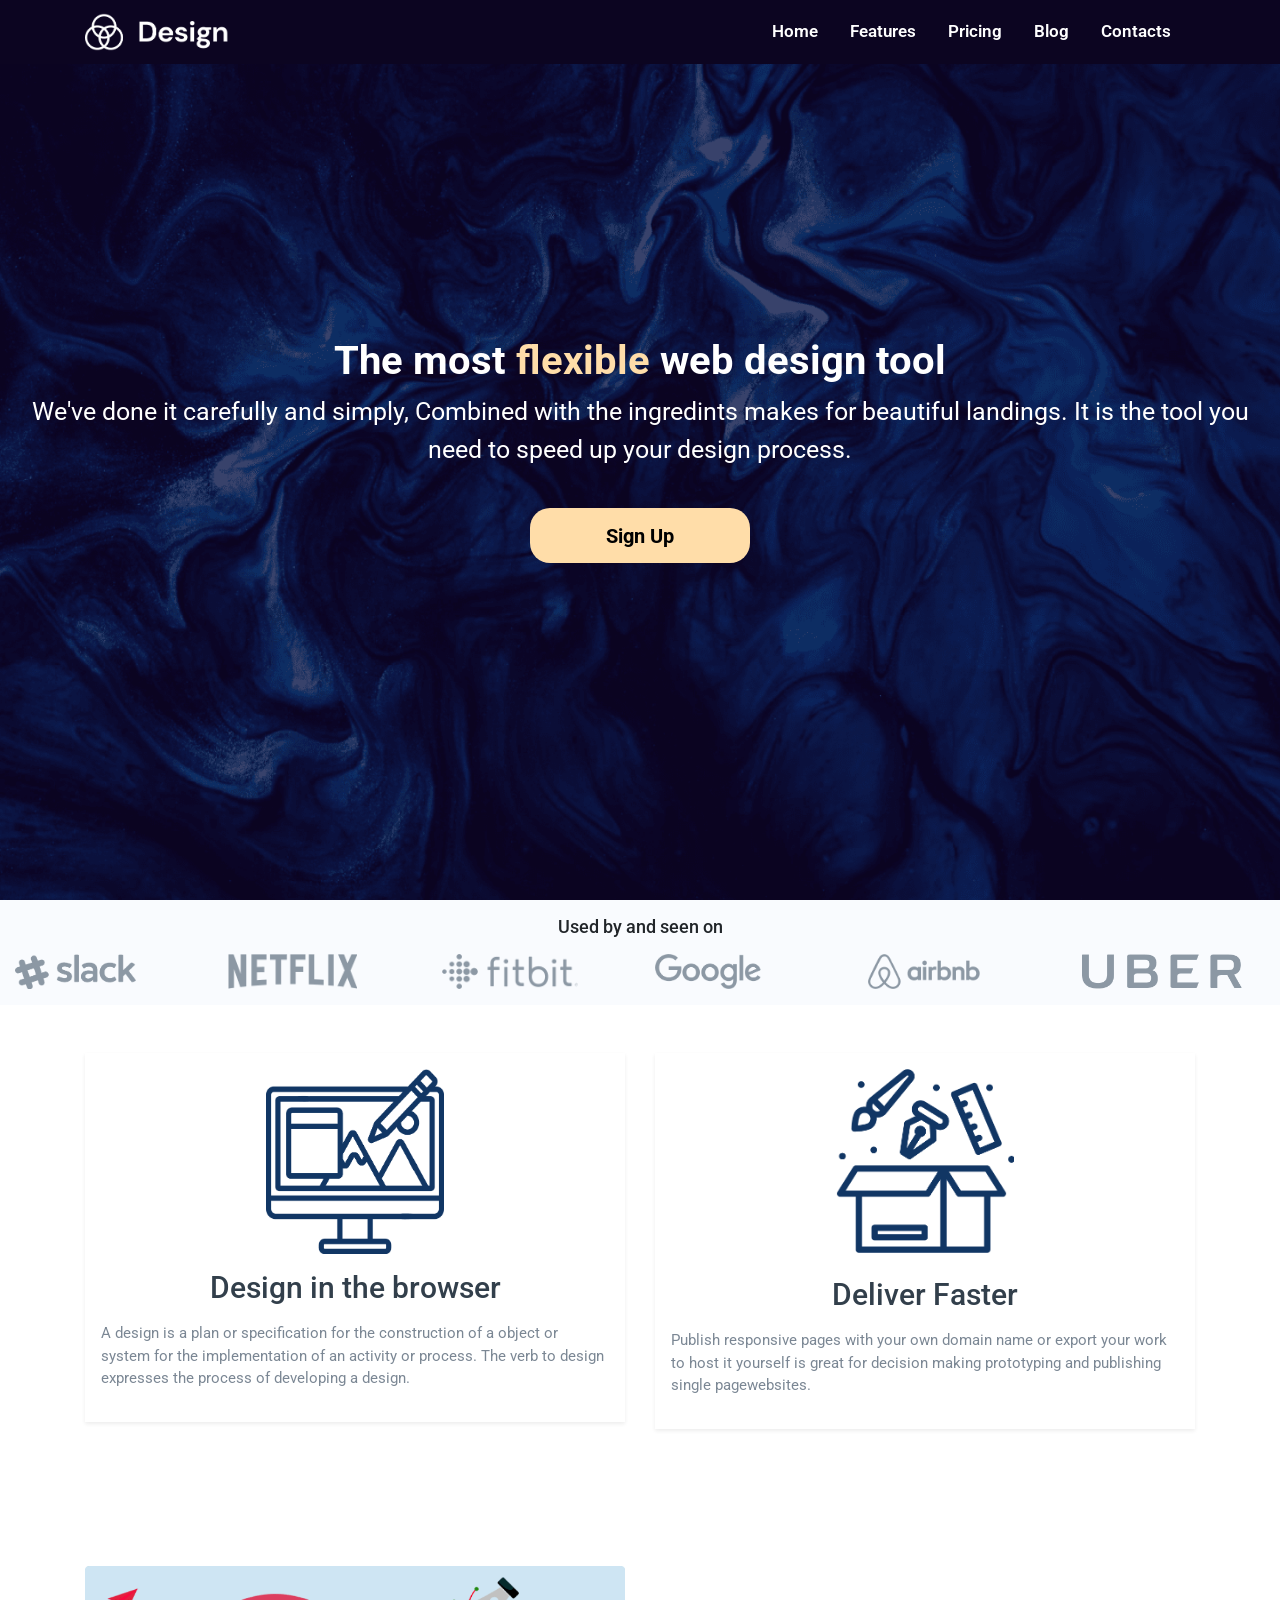
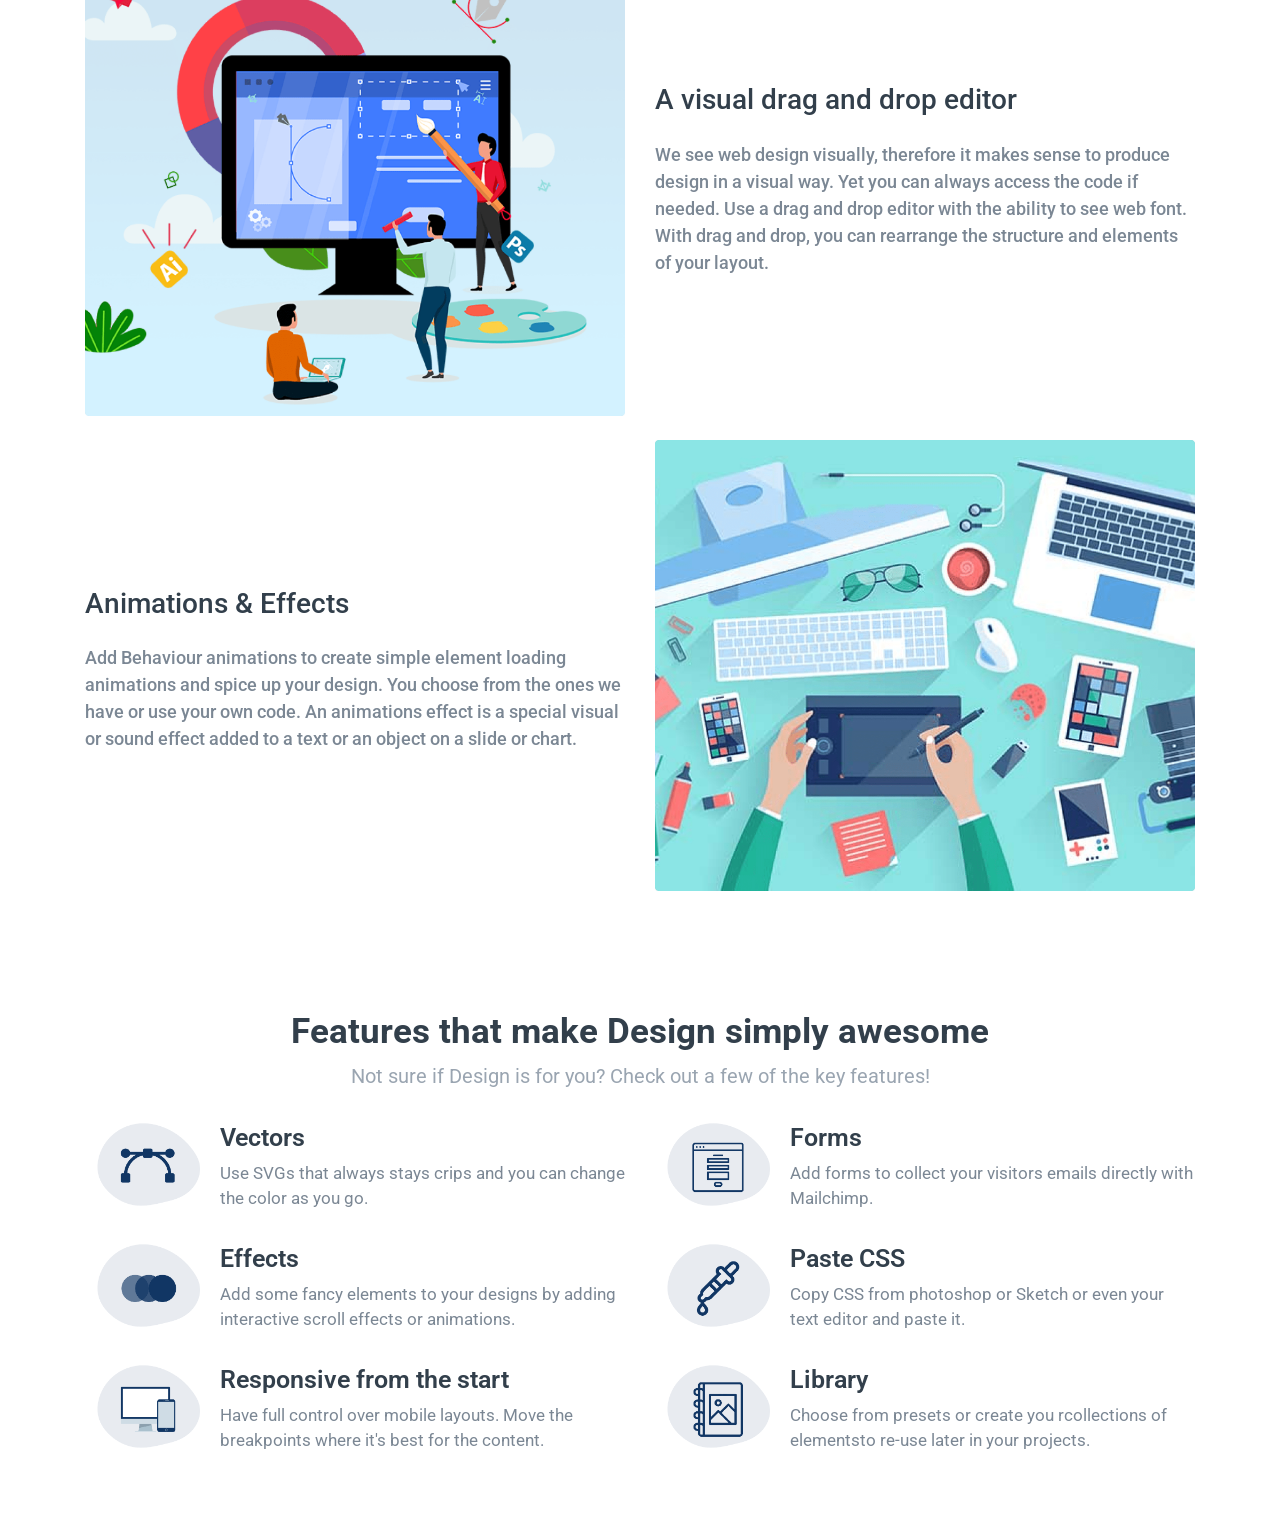
<file: Responsive with (Bootstrap + Grid Layout)/Design Website/index.html>
<!doctype html>
<html lang="en">
  <head>
    <title>Design Wesbite</title>
    <!-- Required meta tags -->
    <meta charset="utf-8">
    <meta name="viewport" content="width=device-width, initial-scale=1, shrink-to-fit=no">

    <!-- Bootstrap CSS -->
    <link rel="stylesheet" href="https://stackpath.bootstrapcdn.com/bootstrap/4.3.1/css/bootstrap.min.css" integrity="sha384-ggOyR0iXCbMQv3Xipma34MD+dH/1fQ784/j6cY/iJTQUOhcWr7x9JvoRxT2MZw1T" crossorigin="anonymous">
    <link rel = "stylesheet" href = "./index.css"/>
</head>
  <body>
      <nav class="navbar navbar-expand-lg navbar-light bg-color-navbar fixed-top">
        <div class="container">
            <a class="navbar-brand" href="#">
                <img src="./imageSrc/landing-section-design-logo-img.png" class="nav-logo" />
            </a>
            <button class="navbar-toggler bg-white" type="button" data-toggle="collapse" data-target="#navbarNavAltMarkup" aria-controls="navbarNavAltMarkup" aria-expanded="false" aria-label="Toggle navigation">
                <span class="navbar-toggler-icon"></span>
            </button>
            <div class="collapse navbar-collapse" id="navbarNavAltMarkup">
                <div class="navbar-nav ml-auto">
                    <a class="nav-link active mr-3" id="navitem1" href="#">Home <span class="sr-only">(current)</span></a>
                    <a class="nav-link mr-3" id="navitem2" href="#">Features</a>
                    <a class="nav-link mr-3" id="navitem3" href="#">Pricing</a>
                    <a class="nav-link mr-3" id="navitem4" href="#">Blog</a>
                    <a class="nav-link mr-3" id="navitem5" href="#">Contacts</a>
                </div>
            </div>
        </div>
    </nav>
    <div class="main-page-banner-section d-flex flex-column justify-content-center">
        <div class="main-page-text-card text-center p-3">
            <h1 class="main-page-heading">
                The most <span class="font-color"> flexible </span> web design tool
            </h1>
            <p class="main-page-description pb-4">
                We've done it carefully and simply, Combined with
                the ingredints makes for beautiful landings. It is the tool
                you need to speed up your design process.
            </p>
            <button class="main-page-sign-in-button">
                Sign Up
            </button>
        </div>
    </div>

    <div class="icon-bg-container pt-3">
        <div class="container-fluid">
            <div class="row">
                <div class="col-12">
                    <h1 class="icon-top-heading mb-3">
                        Used by and seen on
                    </h1>
                </div>
                <div class="col-4 col-md-2">
                    <img src="./imageSrc/used-seen-slack-img.png" class="design-icon-section mb-3" />
                </div>
                <div class="col-4 col-md-2">
                    <img src="./imageSrc/used-seen-netflix-img.png" class="design-icon-section" />
                </div>
                <div class="col-4 col-md-2">
                    <img src="./imageSrc/used-seen-fitbit-img.png" class="design-icon-section" />
                </div>
                <div class="col-4 col-md-2">
                    <img src="./imageSrc/used-seen-google-img.png" class="design-icon-section mb-3" />
                </div>
                <div class="col-4 col-md-2">
                    <img src="./imageSrc/used-seen-airbnb-img.png" class="design-icon-section mb-3" />
                </div>
                <div class="col-4 col-md-2">
                    <img src="./imageSrc/used-seen-uber-img.png" class="design-icon-section mb-3" />
                </div>
            </div>
        </div>
    </div>

    <div class="deliver-section-bg-container pt-5 pb-5">
        <div class="container">
            <div class="row">
                <div class="col-12 col-md-6">
                    <div class="text-center shadow-sm mb-5 p-3">
                        <img src="./imageSrc/design-deliver-1-img.png" class="deliver-img-size" />
                        <h1 class="deliver-main-heading mt-3 mb-3">
                            Design in the browser
                        </h1>
                        <p class="deliver-description-section text-left">
                            A design is a plan or specification for the construction of a object or system for the implementation of an activity or process.
                            The verb to design expresses the process of developing a design.
                        </p>
                    </div>
                </div>
                <div class="col-12 col-md-6">
                    <div class="text-center shadow-sm  p-3">
                        <img src="./imageSrc/design-deliver-2-img.png" class="deliver-img-size" />
                        <h1 class="deliver-main-heading mt-4 mb-3">
                            Deliver Faster
                        </h1>
                        <p class="deliver-description-section text-left">
                            Publish responsive pages with your own domain name or export your work to host it yourself is great for decision making prototyping and publishing single pagewebsites.
                        </p>
                    </div>
                </div>
            </div>
        </div>
    </div>

    <div class="tool-section-bg-container pt-5 pb-5">
        <div class="container">
            <div class="row">
                <div class="col-12 col-md-6">
                    <img src="./imageSrc/features-1-img.png" class="w-100 mb-4" />
                </div>
                <div class="col-12 col-md-6 d-flex flex-column justify-content-center">
                    <div class="">
                        <h1 class="tool-section-title mb-4">
                            A visual drag and drop editor
                        </h1>
                        <p class="tool-section-description mb-5">
                            We see web design visually, therefore it makes sense to produce design in a visual way.
                            Yet you can always access the code if needed. Use a drag and drop editor with the ability to see web font.
                            With drag and drop, you can rearrange the structure and elements of your layout.
                        </p>
                    </div>

                </div>
            </div>
            <div class="row">
                <div class="col-12 col-md-6 order-md-2">
                    <img src="./imageSrc/features-2-img.png" class="w-100 mb-4" />
                </div>
                <div class="col-12 col-md-6 order-md-1 d-flex flex-column justify-content-center">
                    <div class="">
                        <h1 class="tool-section-title mb-4">
                            Animations & Effects
                        </h1>
                        <p class="tool-section-description">
                            Add Behaviour animations to create simple element loading animations and spice up your design.
                            You choose from the ones we have or use your own code.
                            An animations effect is a special visual or sound effect added to a text or an object on a slide or chart.
                        </p>
                    </div>
                </div>
            </div>
        </div>
    </div>

    <div class="feature-section-bg-container pt-5 pb-5">
        <div class="container">
            <div class="row">
                <div class="col-12">
                    <h1 class="feature-section-heading text-center">
                        Features that make Design simply awesome
                    </h1>
                    <p class="feature-section-description text-center">
                        Not sure if Design is for you? Check out a few of the key features!
                    </p>
                </div>
                <div class="col-12 col-md-6">
                    <div class="d-flex flex-row">
                        <img src="./imageSrc/awsome-features-1-img.png" class="feature-section-img" />
                        <div class="mt-3 pl-2">
                            <h1 class="feature-section-card-heading">
                                Vectors
                            </h1>
                            <p class="feature-section-card-description">
                                Use SVGs that always stays crips and you can change the color as you go.
                            </p>
                        </div>
                    </div>
                </div>
                <div class="col-12 col-md-6">
                    <div class="d-flex flex-row">
                        <img src="./imageSrc/awsome-features-2-img.png" class="feature-section-img" />
                        <div class="mt-3 pl-2">
                            <h1 class="feature-section-card-heading">
                                Forms
                            </h1>
                            <p class="feature-section-card-description">
                                Add forms to collect your visitors emails directly with Mailchimp.
                            </p>
                        </div>
                    </div>
                </div>
                <div class="col-12 col-md-6">
                    <div class="d-flex flex-row">
                        <img src="./imageSrc/awsome-features-3-img.png" class="feature-section-img" />
                        <div class="mt-3 pl-2">
                            <h1 class="feature-section-card-heading">
                                Effects
                            </h1>
                            <p class="feature-section-card-description">
                                Add some fancy elements to your designs by adding interactive scroll effects or animations.
                            </p>
                        </div>
                    </div>
                </div>
                <div class="col-12 col-md-6">
                    <div class="d-flex flex-row">
                        <img src="./imageSrc/awsome-features-4-img.png" class="feature-section-img" />
                        <div class="mt-3 pl-2">
                            <h1 class="feature-section-card-heading">
                                Paste CSS
                            </h1>
                            <p class="feature-section-card-description">
                                Copy CSS from photoshop or Sketch or even your text editor and paste it.
                            </p>
                        </div>
                    </div>
                </div>
                <div class="col-12 col-md-6">
                    <div class="d-flex flex-row">
                        <img src="./imageSrc/awsome-features-5-img.png" class="feature-section-img" />
                        <div class="mt-3 pl-2">
                            <h1 class="feature-section-card-heading">
                                Responsive from the start
                            </h1>
                            <p class="feature-section-card-description">
                                Have full control over mobile layouts. Move the breakpoints where it's best for the content.
                            </p>
                        </div>
                    </div>
                </div>
                <div class="col-12 col-md-6">
                    <div class="d-flex flex-row">
                        <img src="./imageSrc/awsome-features-6-img.png" class="feature-section-img" />
                        <div class="mt-3 pl-2">
                            <h1 class="feature-section-card-heading">
                                Library
                            </h1>
                            <p class="feature-section-card-description">
                                Choose from presets or create you rcollections of elementsto re-use later in your projects.
                            </p>
                        </div>
                    </div>
                </div>
            </div>
        </div>
    </div>
    <!-- Optional JavaScript -->
    <!-- jQuery first, then Popper.js, then Bootstrap JS -->
    <script src="https://code.jquery.com/jquery-3.3.1.slim.min.js" integrity="sha384-q8i/X+965DzO0rT7abK41JStQIAqVgRVzpbzo5smXKp4YfRvH+8abtTE1Pi6jizo" crossorigin="anonymous"></script>
    <script src="https://cdnjs.cloudflare.com/ajax/libs/popper.js/1.14.7/umd/popper.min.js" integrity="sha384-UO2eT0CpHqdSJQ6hJty5KVphtPhzWj9WO1clHTMGa3JDZwrnQq4sF86dIHNDz0W1" crossorigin="anonymous"></script>
    <script src="https://stackpath.bootstrapcdn.com/bootstrap/4.3.1/js/bootstrap.min.js" integrity="sha384-JjSmVgyd0p3pXB1rRibZUAYoIIy6OrQ6VrjIEaFf/nJGzIxFDsf4x0xIM+B07jRM" crossorigin="anonymous"></script>
  </body>
</html>
</file>
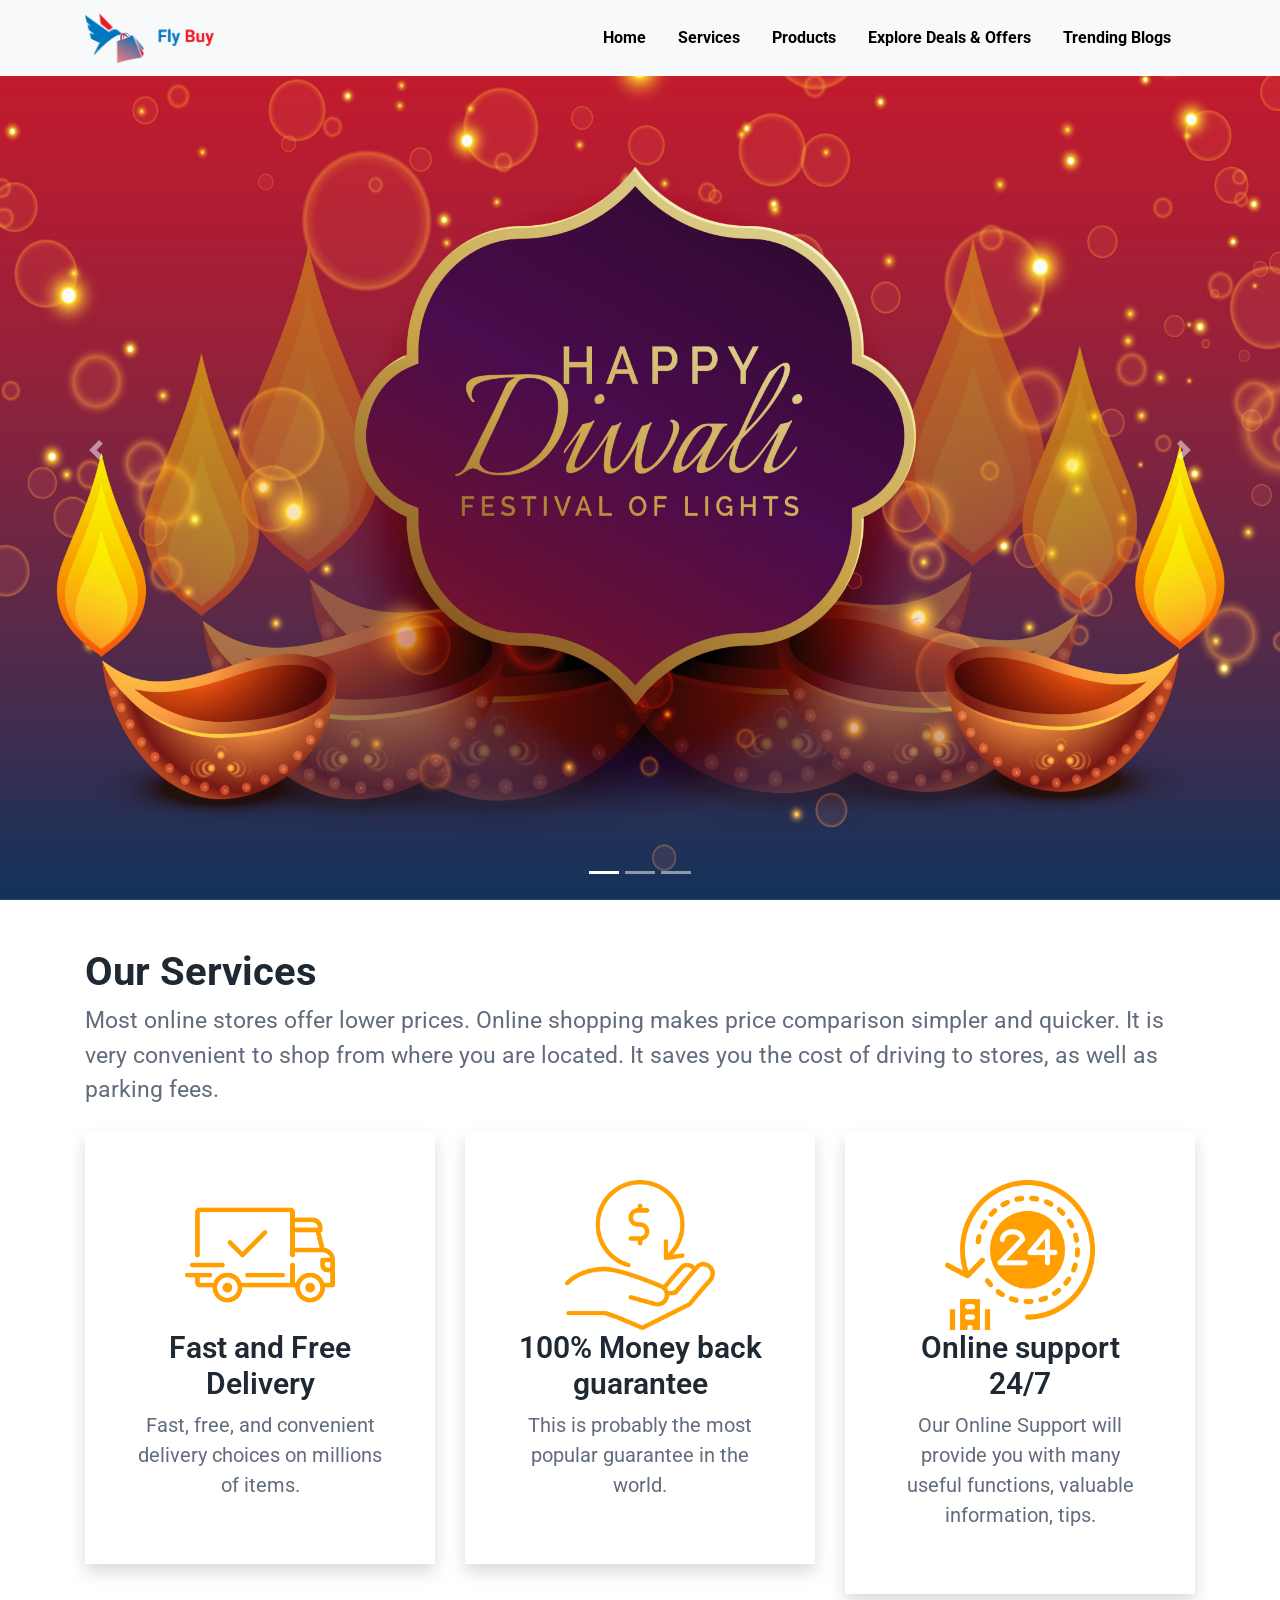
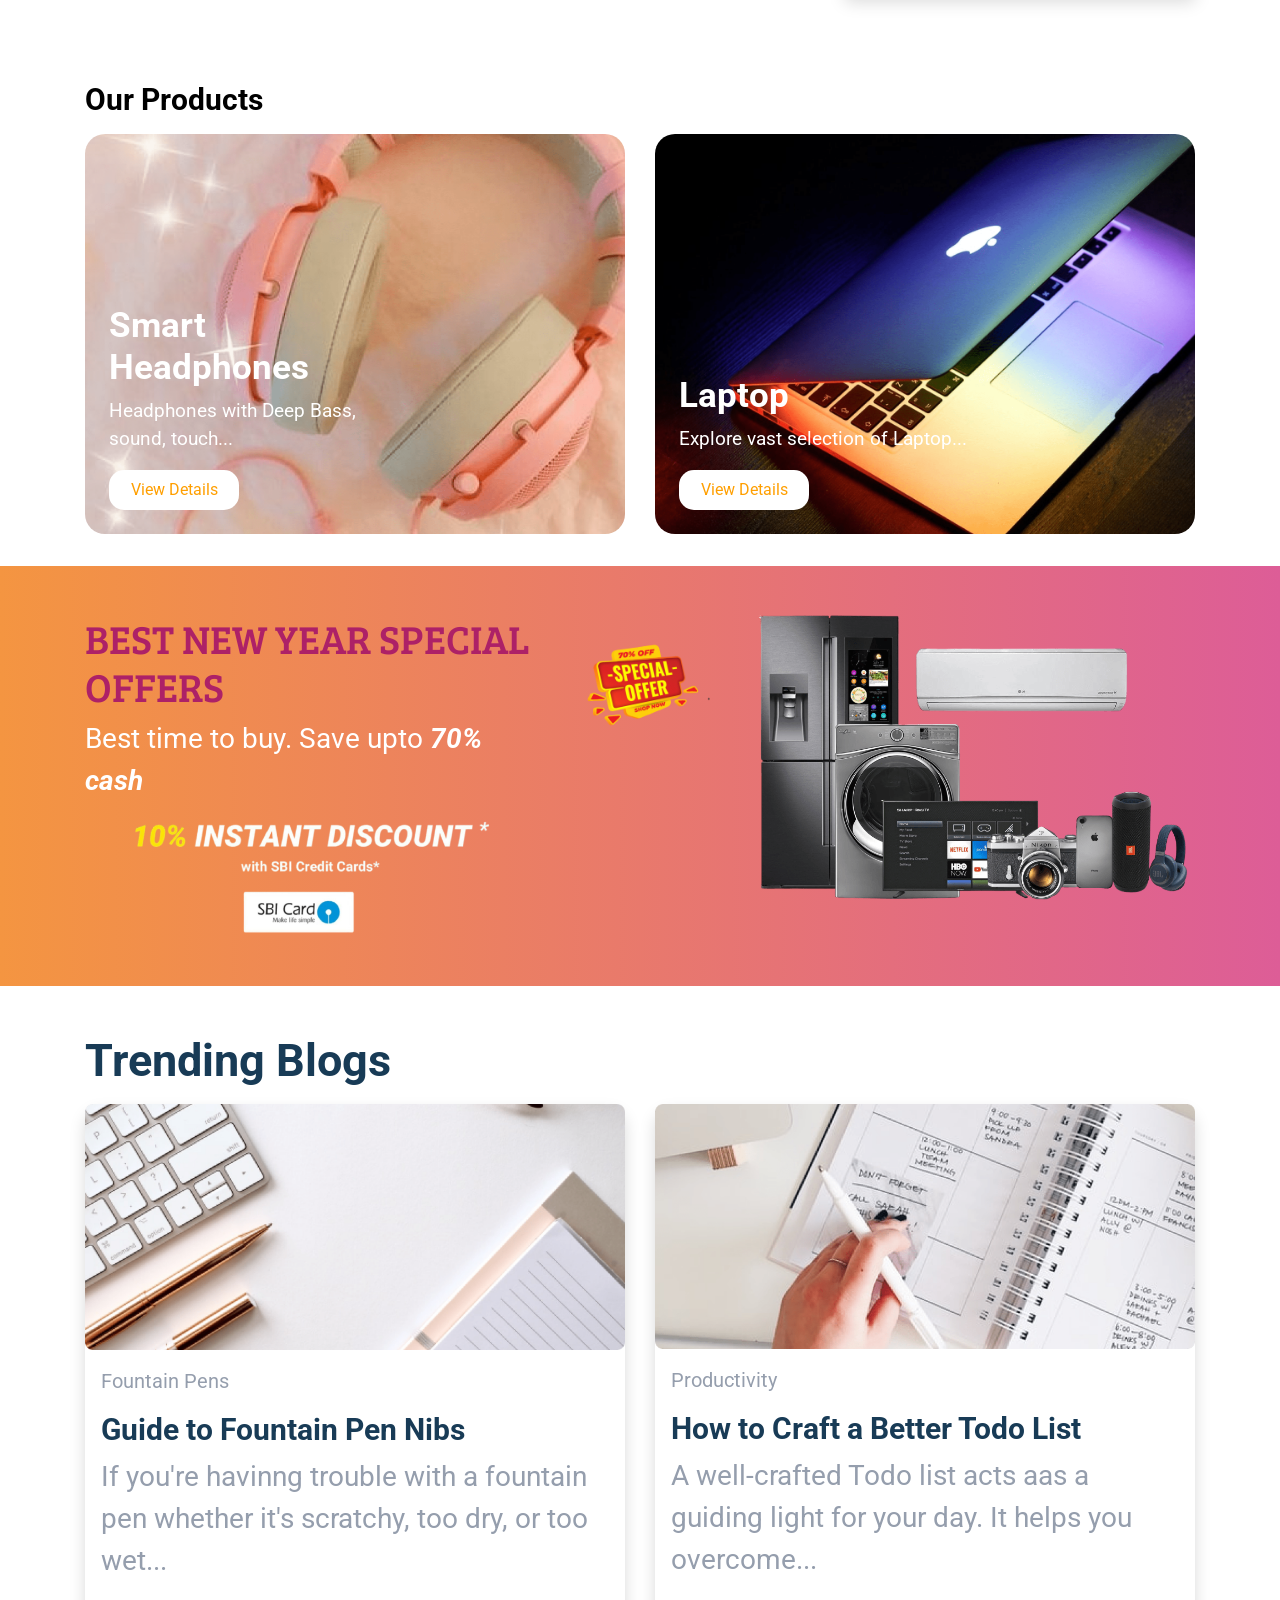
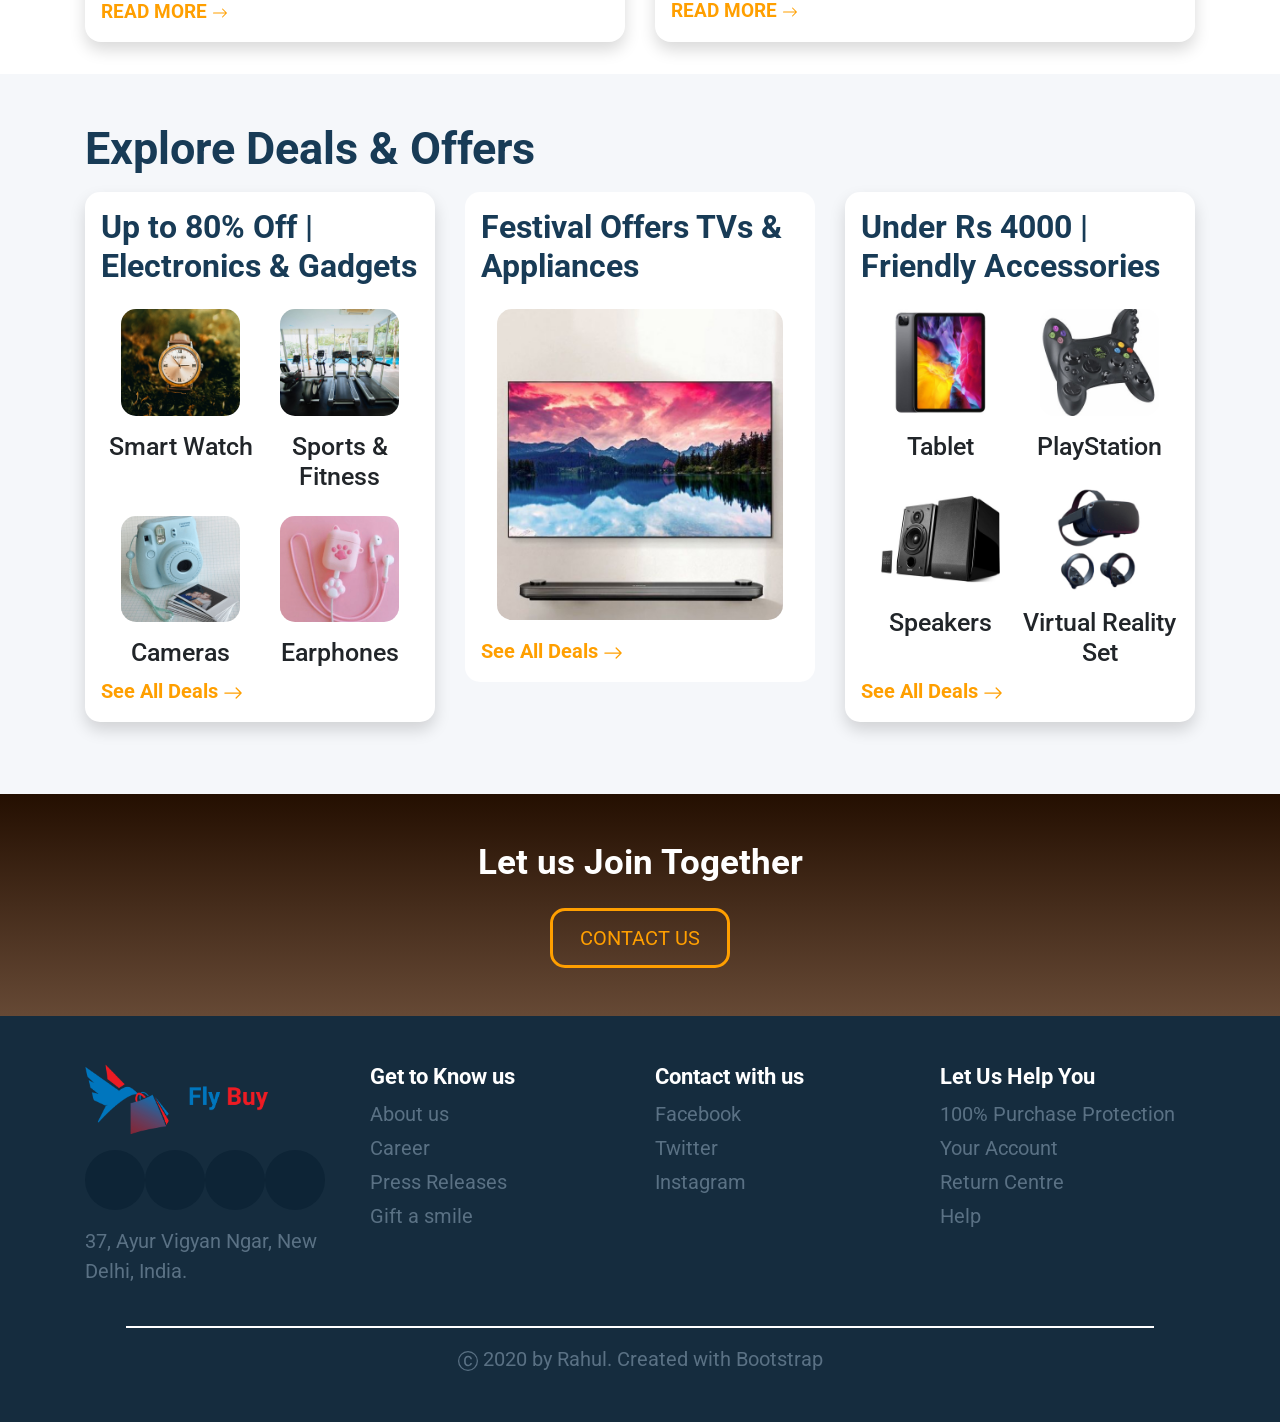
<file: Responsive with (Bootstrap + Grid Layout)/E-Commerce Website/index.html>
<!doctype html>
<html lang="en">
  <head>
    <title>E-commerce Website</title>
    <!-- Required meta tags -->
    <meta charset="utf-8">
    <meta name="viewport" content="width=device-width, initial-scale=1, shrink-to-fit=no">

    <!-- Bootstrap CSS -->
    <link rel="stylesheet" href="https://stackpath.bootstrapcdn.com/bootstrap/4.3.1/css/bootstrap.min.css" integrity="sha384-ggOyR0iXCbMQv3Xipma34MD+dH/1fQ784/j6cY/iJTQUOhcWr7x9JvoRxT2MZw1T" crossorigin="anonymous">
    <link rel = "stylesheet" href = "./index.css"/>
</head>
  <body>
    <nav class="navbar navbar-expand-lg navbar-light bg-light fixed-top">
        <div class="container">
            <a class="navbar-brand" href="#">
                <img src="./imageSrc/ecommerce-website-logo-img.png" class="nav-img-logo" />
            </a>
            <button class="navbar-toggler" type="button" data-toggle="collapse" data-target="#navbarNavAltMarkup" aria-controls="navbarNavAltMarkup" aria-expanded="false" aria-label="Toggle navigation">
                <span class="navbar-toggler-icon"></span>
            </button>
            <div class="collapse navbar-collapse" id="navbarNavAltMarkup">
                <div class="navbar-nav ml-auto">
                    <a class="nav-link active mr-3" id="navitem1" href="#">Home <span class="sr-only">(current)</span></a>
                    <a class="nav-link mr-3" id="navitem2" href="#"> Services </a>
                    <a class="nav-link mr-3" id="navitem3" href="#"> Products </a>
                    <a class="nav-link mr-3" id="navitem4" href="#"> Explore Deals & Offers </a>
                    <a class="nav-link mr-3" id="navitem5" href="#"> Trending Blogs </a>
                </div>
            </div>
        </div>
    </nav>
    <div id="carouselExampleIndicators" class="carousel slide" data-ride="carousel">
        <ol class="carousel-indicators">
            <li data-target="#carouselExampleIndicators" data-slide-to="0" class="active"></li>
            <li data-target="#carouselExampleIndicators" data-slide-to="1"></li>
            <li data-target="#carouselExampleIndicators" data-slide-to="2"></li>
        </ol>
        <div class="carousel-inner">
            <div class="carousel-item active">
                <img src="./imageSrc/ecommerce-carousel-1-sm-img.png" class=" w-100 d-md-none diwali-banner-section" alt="...">
            </div>
            <div class="carousel-item">
                <img src="./imageSrc/ecommerce-carousel-2-sm-img.png" class=" w-100 d-md-none diwali-banner-section" alt="...">
            </div>
            <div class="carousel-item">
                <img src="./imageSrc/ecommerce-carousel-3-sm-img.png" class=" w-100 d-md-none diwali-banner-section" alt="...">
            </div>
        </div>
        <a class="carousel-control-prev" href="#carouselExampleIndicators" role="button" data-slide="prev">
            <span class="carousel-control-prev-icon" aria-hidden="true"></span>
            <span class="sr-only">Previous</span>
        </a>
        <a class="carousel-control-next" href="#carouselExampleIndicators" role="button" data-slide="next">
            <span class="carousel-control-next-icon" aria-hidden="true"></span>
            <span class="sr-only">Next</span>
        </a>
    </div>
    <div id="carouselExampleIndicators1" class="carousel slide" data-ride="carousel">
        <ol class="carousel-indicators">
            <li data-target="#carouselExampleIndicators1" data-slide-to="0" class="active"></li>
            <li data-target="#carouselExampleIndicators1" data-slide-to="1"></li>
            <li data-target="#carouselExampleIndicators1" data-slide-to="2"></li>
        </ol>
        <div class="carousel-inner">
            <div class="carousel-item active">
                <img src="./imageSrc/ecommerce-carousel-1-img.png" class=" w-100 d-none d-md-block d-lg-none diwali-banner-section" alt="...">
            </div>
            <div class="carousel-item">
                <img src="./imageSrc/ecommerce-carousel-2-img.png" class="w-100 d-none d-md-block d-lg-none diwali-banner-section" alt="...">
            </div>
            <div class="carousel-item">
                <img src="./imageSrc/ecommerce-carousel-3-img.png" class=" w-100 d-none d-md-block d-lg-none diwali-banner-section" alt="...">
            </div>
        </div>
        <a class="carousel-control-prev" href="#carouselExampleIndicators1" role="button" data-slide="prev">
            <span class="carousel-control-prev-icon" aria-hidden="true"></span>
            <span class="sr-only">Previous</span>
        </a>
        <a class="carousel-control-next" href="#carouselExampleIndicators1" role="button" data-slide="next">
            <span class="carousel-control-next-icon" aria-hidden="true"></span>
            <span class="sr-only">Next</span>
        </a>
    </div>
    <div id="carouselExampleIndicators2" class="carousel slide" data-ride="carousel">
        <ol class="carousel-indicators">
            <li data-target="#carouselExampleIndicators2" data-slide-to="0" class="active"></li>
            <li data-target="#carouselExampleIndicators2" data-slide-to="1"></li>
            <li data-target="#carouselExampleIndicators2" data-slide-to="2"></li>
        </ol>
        <div class="carousel-inner">
            <div class="carousel-item active">
                <img src="./imageSrc/ecommerce-carousel-1-img.png" class=" w-100 d-none d-lg-block diwali-banner-section" alt="...">
            </div>
            <div class="carousel-item">
                <img src="./imageSrc/ecommerce-carousel-2-img.png" class=" w-100 d-none d-lg-block diwali-banner-section" alt="...">
            </div>
            <div class="carousel-item">
                <img src="./imageSrc/ecommerce-carousel-3-img.png" class=" w-100 d-none d-lg-block diwali-banner-section" alt="...">
            </div>
        </div>
        <a class="carousel-control-prev" href="#carouselExampleIndicators2" role="button" data-slide="prev">
            <span class="carousel-control-prev-icon" aria-hidden="true"></span>
            <span class="sr-only">Previous</span>
        </a>
        <a class="carousel-control-next" href="#carouselExampleIndicators2" role="button" data-slide="next">
            <span class="carousel-control-next-icon" aria-hidden="true"></span>
            <span class="sr-only">Next</span>
        </a>
    </div>

    <div class="services-section-bg-container pt-5 pb-5">
        <div class="container">
            <div class="row">
                <div class="col-12">
                    <h1 class="services-heading-section">
                        Our Services
                    </h1>
                    <p class="Services-description">
                        Most online stores offer lower prices. Online shopping makes price comparison simpler and quicker.
                        It is very convenient to shop from where you are located. It saves you the cost of driving to stores, as well as parking fees.
                    </p>
                </div>
                <div class="col-12 col-md-4">
                    <div class="text-center p-5 shadow mt-2 mb-3">
                        <img src="./imageSrc/ecommerce-services-delivery-img.png" class="services-card-img" />
                        <h1 class="services-heading-section services-card-heading-font">
                            Fast and Free Delivery
                        </h1>
                        <p class="Services-description services-card-description-font">
                            Fast, free, and convenient delivery choices on millions of items.
                        </p>
                    </div>
                </div>
                <div class="col-12 col-md-4">
                    <div class="Services-card-container text-center p-5 shadow mt-2 mb-3">
                        <img src="./imageSrc/ecommerce-services-money-back-img.png" class="services-card-img" />
                        <h1 class="services-heading-section services-card-heading-font">
                            100% Money back guarantee
                        </h1>
                        <p class="Services-description services-card-description-font">
                            This is probably the most popular guarantee in the world.
                        </p>
                    </div>
                </div>
                <div class="col-12 col-md-4">
                    <div class="Services-card-container text-center p-5 shadow mt-2 mb-3">
                        <img src="./imageSrc/ecommerce-services-24-by-7-support-img.png" class="services-card-img" />
                        <h1 class="services-heading-section services-card-heading-font">
                            Online support 24/7
                        </h1>
                        <p class="Services-description services-card-description-font">
                            Our Online Support will provide you with many useful functions, valuable information, tips.
                        </p>
                    </div>
                </div>
            </div>
        </div>
    </div>

    <div class="product-section-bg-container pt-4 pb-3">
        <div class="container">
            <div class="row">
                <div class="col-12">
                    <h1 class="product-section-heading mb-3">
                        Our Products
                    </h1>
                </div>
                <div class="col-12 col-md-6 mb-3 ">
                    <div class="product-bg-container1 p-4 d-flex flex-column justify-content-end">
                        <h1 class="product-container-heading">
                            Smart <br> Headphones
                        </h1>
                        <p class="product-container-description">
                            Headphones with Deep Bass, <br>sound, touch...
                        </p>
                        <!-- Button trigger modal -->
                        <button type="button" class="product-detailed-button" data-toggle="modal" data-target="#exampleModal">
                            View Details
                        </button>

                        <!-- Modal -->
                        <div class="modal fade" id="exampleModal" tabindex="-1" aria-labelledby="exampleModalLabel" aria-hidden="true">
                            <div class="modal-dialog">
                                <div class="modal-content">
                                    <div class="modal-header">
                                        <h5 class="modal-title modal-title-bold" id="exampleModalLabel">
                                            Sony WH-1000XM4 Noise Cancelling Headphones
                                        </h5>
                                        <button type="button" class="close" data-dismiss="modal" aria-label="Close">
                                            <span aria-hidden="true">&times;</span>
                                        </button>
                                    </div>
                                    <div class="modal-body">
                                        <p class="">
                                            Get best Smart Headphones Prices Online in India. Select from the best range of Headphones from most popular brands...
                                        </p>
                                        <p class="">
                                            <span class="modal-title-style">Voice assistant: </span>
                                            Alexa, Google Assistant & Siri
                                        </p>
                                        <p class="">
                                            <span class="modal-title-style">Smart listening: </span>
                                            Ambient sound with the best noise cancellation
                                        </p>
                                        <p class="">
                                            <span class="modal-title-style">Long battery life: </span>
                                            A single charge provides 30 hours of playtime
                                        </p>
                                        <p class="">
                                            <span class="modal-title-style">Quick charging: </span>
                                            Change the track with your fingertips
                                        </p>
                                    </div>
                                    <div class="modal-footer">
                                        <button type="button" class="btn btn-secondary" data-dismiss="modal"> Buy Now </button>
                                    </div>
                                </div>
                            </div>
                        </div>
                    </div>
                </div>
                <div class="col-12 col-md-6">
                    <div class="product-bg-container2 p-4 d-flex flex-column justify-content-end">
                        <h1 class="product-container-heading">
                            Laptop
                        </h1>
                        <p class="product-container-description">
                            Explore vast selection of Laptop...
                        </p>
                        <button type="button" class="product-detailed-button" data-toggle="modal" data-target="#exampleModal">
                            View Details
                        </button>

                        <!-- Modal -->
                        <div class="modal fade" id="exampleModal" tabindex="-1" aria-labelledby="exampleModalLabel" aria-hidden="true">
                            <div class="modal-dialog">
                                <div class="modal-content">
                                    <div class="modal-header">
                                        <h5 class="modal-title modal-title-bold" id="exampleModalLabel">
                                            Inspiron 14 5490 core i5 Laptop
                                        </h5>
                                        <button type="button" class="close" data-dismiss="modal" aria-label="Close">
                                            <span aria-hidden="true">&times;</span>
                                        </button>
                                    </div>
                                    <div class="modal-body">
                                        <p class="">
                                            Get best Laptop Prices Online in India. Select from the best range of Laptop from most popular brands...
                                        </p>
                                        <p class="">
                                            <span class="modal-title-style"> Performance: </span>
                                            Core i5 3rd Gen, 2.6 Ghz, 4 GB RAM
                                        </p>
                                        <p class="">
                                            <span class="modal-title-style"> Storage: </span>
                                            500 GB HDD, SATA, 7200 RPM
                                        </p>
                                        <p class="">
                                            <span class="modal-title-style"> Battery: </span>
                                            Li-ion, 6 Cell
                                        </p>
                                        <p class="">
                                            <span class="modal-title-style"> Design: </span>
                                            14.0 inches, 1366 X 768, 2.07 Kg, 34 Mm Thick
                                        </p>
                                    </div>
                                    <div class="modal-footer">
                                        <button type="button" class="btn btn-secondary" data-dismiss="modal"> Buy Now </button>
                                    </div>
                                </div>
                            </div>
                        </div>
                    </div>
                </div>
            </div>
        </div>
    </div>

    <div class="offers-section-bg-container pb-5 pt-md-5">
        <div class="container">
            <div class="row">
                <div class="col-12 col-md-2 order-md-2">
                    <img src="./imageSrc/ecommerce-offers-special-img.png" class="w-100" />
                </div>
                <div class="col-12 col-md-5 order-md-3">
                    <img src="./imageSrc/ecommerce-offers-appliances-img.png" class="w-100" />
                </div>
                <div class="col-12 col-md-5 order-md-1">
                    <h1 class="offers-section-heading">
                        BEST NEW YEAR SPECIAL OFFERS
                    </h1>
                    <p class="offers-section-description">
                        Best time to buy. Save upto <span class="offer-decription-discount">70% cash</span>
                    </p>
                    <div class="text-center">
                        <img src="./imageSrc/ecommerce-offers-credit-card-img.png" class="offer-discount-img" />
                    </div>
                </div>
            </div>
        </div>
    </div>

    <div class="blog-section-bg-container pt-5 pb-3">
        <div class="container">
            <div class="row">
                <div class="col-12">
                    <h1 class="blog-main-heading mb-3">
                        Trending Blogs
                    </h1>
                </div>
                <div class="col-12 col-md-6">
                    <div class="blog-card-container mb-3 shadow">
                        <img src="./imageSrc/ecommerce-trending-blogs-1-img.png" class="w-100" />
                        <div class="p-3">
                            <p class="blog-card-title">
                                Fountain Pens
                            </p>
                            <h1 class="blog-card-main-heading">
                                Guide to Fountain Pen Nibs
                            </h1>
                            <p class="blog-card-title description-font-size">
                                If you're havinng trouble with a fountain pen whether it's scratchy, too dry, or too wet...
                            </p>
                            <a href="" class="blog-card-link">
                                READ MORE
                                <svg xmlns="http://www.w3.org/2000/svg" width="16" height="16" fill="currentColor" class="bi bi-arrow-right" viewBox="0 0 16 16">
                                    <path fill-rule="evenodd" d="M1 8a.5.5 0 0 1 .5-.5h11.793l-3.147-3.146a.5.5 0 0 1 .708-.708l4 4a.5.5 0 0 1 0 .708l-4 4a.5.5 0 0 1-.708-.708L13.293 8.5H1.5A.5.5 0 0 1 1 8" />
                                </svg>
                            </a>
                        </div>
                    </div>
                </div>
                <div class="col-12 col-md-6">
                    <div class="blog-card-container shadow">
                        <img src="./imageSrc/ecommerce-trending-blogs-2-img.png" class="w-100" />
                        <div class="p-3">
                            <p class="blog-card-title">
                                Productivity
                            </p>
                            <h1 class="blog-card-main-heading">
                                How to Craft a Better Todo List
                            </h1>
                            <p class="blog-card-title description-font-size">
                                A well-crafted Todo list acts aas a guiding light for your day. It helps you overcome...
                            </p>
                            <a href="" class="blog-card-link">
                                READ MORE
                                <svg xmlns="http://www.w3.org/2000/svg" width="16" height="16" fill="currentColor" class="bi bi-arrow-right" viewBox="0 0 16 16">
                                    <path fill-rule="evenodd" d="M1 8a.5.5 0 0 1 .5-.5h11.793l-3.147-3.146a.5.5 0 0 1 .708-.708l4 4a.5.5 0 0 1 0 .708l-4 4a.5.5 0 0 1-.708-.708L13.293 8.5H1.5A.5.5 0 0 1 1 8" />
                                </svg>
                            </a>
                        </div>
                    </div>
                </div>
            </div>
        </div>
    </div>

    <div class="deal-section-bg-container pb-5">
        <div class="container">
            <div class="row">
                <div class="col-12">
                    <h1 class="deal-section-main-heading mt-5 mb-3">
                        Explore Deals & Offers
                    </h1>
                </div>
                <div class="col-12 col-md-6 col-lg-4">
                    <div class="deal-electronics-card p-3 shadow mb-4">
                        <h1 class="deal-electronics-heading">
                            Up to 80% Off | Electronics & Gadgets
                        </h1>
                        <div class="d-flex flex-row justify-content-center">
                            <div class="text-center">
                                <img src="./imageSrc/ecommerce-explore-mamba-watch-img.png" class="deal-offers-electronics-img m-3 w-75" />
                                <h1 class="deal-electronics-card-title ">
                                    Smart Watch
                                </h1>
                            </div>
                            <div class="text-center">
                                <img src="./imageSrc/ecommerce-explore-sport-and-fitness-img.png" class="deal-offers-electronics-img m-3 w-75" />
                                <h1 class="deal-electronics-card-title ">
                                    Sports & Fitness
                                </h1>
                            </div>
                        </div>
                        <div class="d-flex flex-row justify-content-center">
                            <div class="text-center">
                                <img src="./imageSrc/ecommerce-explore-camera-img.png" class="deal-offers-electronics-img m-3 w-75" />
                                <h1 class="deal-electronics-card-title ">
                                    Cameras
                                </h1>
                            </div>
                            <div class="text-center">
                                <img src="./imageSrc/ecommerce-explore-ear-phones-pink-img.png" class="deal-offers-electronics-img m-3 w-75" />
                                <h1 class="deal-electronics-card-title ">
                                    Earphones
                                </h1>
                            </div>
                        </div>
                        <a href="" class="deal-section-link">
                            See All Deals
                            <svg xmlns="http://www.w3.org/2000/svg" width="20" height="20" fill="currentColor" class="bi bi-arrow-right" viewBox="0 0 16 16">
                                <path fill-rule="evenodd" d="M1 8a.5.5 0 0 1 .5-.5h11.793l-3.147-3.146a.5.5 0 0 1 .708-.708l4 4a.5.5 0 0 1 0 .708l-4 4a.5.5 0 0 1-.708-.708L13.293 8.5H1.5A.5.5 0 0 1 1 8" />
                            </svg>
                        </a>
                    </div>
                </div>
                <div class="col-12 col-md-6 col-lg-4">
                    <div class="deal-electronics-card pt-3 pr-3 pl-3 mb-4 pb-3">
                        <h1 class="deal-electronics-heading">
                            Festival Offers TVs & Appliances
                        </h1>
                        <img src="./imageSrc/ecommerce-explore-tv-img.png" class=" deal-tv-img m-3" />
                        <a href="" class="deal-section-link">
                            See All Deals
                            <svg xmlns="http://www.w3.org/2000/svg" width="20" height="20" fill="currentColor" class="bi bi-arrow-right" viewBox="0 0 16 16">
                                <path fill-rule="evenodd" d="M1 8a.5.5 0 0 1 .5-.5h11.793l-3.147-3.146a.5.5 0 0 1 .708-.708l4 4a.5.5 0 0 1 0 .708l-4 4a.5.5 0 0 1-.708-.708L13.293 8.5H1.5A.5.5 0 0 1 1 8" />
                            </svg>
                        </a>
                    </div>
                </div>
                <div class="col-12 col-md-6 col-lg-4">
                    <div class="deal-electronics-card p-3 shadow mb-4">
                        <h1 class="deal-electronics-heading">
                            Under Rs 4000 | Friendly Accessories
                        </h1>
                        <div class="d-flex flex-row justify-content-center">
                            <div class="text-center">
                                <img src="./imageSrc/ecommerce-explore-tablet-device-img.png" class="deal-offers-electronics-img m-3 w-75" />
                                <h1 class="deal-electronics-card-title ">
                                    Tablet
                                </h1>
                            </div>
                            <div class="text-center">
                                <img src="./imageSrc/ecommerce-explore-joy-stick-img.png" class="deal-offers-electronics-img m-3 w-75" />
                                <h1 class="deal-electronics-card-title ">
                                    PlayStation
                                </h1>
                            </div>
                        </div>
                        <div class="d-flex flex-row justify-content-center">
                            <div class="text-center">
                                <img src="./imageSrc/ecommerce-explore-speakers-big-img.png" class="deal-offers-electronics-img m-3 w-75" />
                                <h1 class="deal-electronics-card-title ">
                                    Speakers
                                </h1>
                            </div>
                            <div class="text-center">
                                <img src="./imageSrc/ecommerce-explore-vr-set-img.png" class="deal-offers-electronics-img m-3 w-75" />
                                <h1 class="deal-electronics-card-title ">
                                    Virtual Reality Set
                                </h1>
                            </div>
                        </div>
                        <a href="" class="deal-section-link">
                            See All Deals
                            <svg xmlns="http://www.w3.org/2000/svg" width="20" height="20" fill="currentColor" class="bi bi-arrow-right" viewBox="0 0 16 16">
                                <path fill-rule="evenodd" d="M1 8a.5.5 0 0 1 .5-.5h11.793l-3.147-3.146a.5.5 0 0 1 .708-.708l4 4a.5.5 0 0 1 0 .708l-4 4a.5.5 0 0 1-.708-.708L13.293 8.5H1.5A.5.5 0 0 1 1 8" />
                            </svg>
                        </a>
                    </div>
                </div>
            </div>
        </div>
    </div>

    <div class="contact-section-bg-container pt-5 pb-5">
        <div class="container">
            <div class="row">
                <div class="col-12">
                    <div class="text-center">
                        <h1 class="contact-section-heading mb-4">
                            Let us Join Together
                        </h1>
                        <button class="contact-button">
                            CONTACT US
                        </button>
                    </div>
                </div>
            </div>
        </div>
    </div>

    <div class="footer-section-bg-container pt-5">
        <div class="container">
            <div class="row">
                <div class="col-12 col-md-7 col-lg-3">
                    <div class="text-center text-md-left">
                        <img src="./imageSrc/ecommerce-website-logo-img.png" class="footer-section-logo mb-3" />
                    </div>
                    <div class="d-flex flex-row justify-content-center justify-content-md-start mb-3">
                        <div class="footer-icon-bg-container">
                            <i class="fa-brands fa-google footer-icon-style"></i>
                        </div>
                        <div class="footer-icon-bg-container">
                            <i class="fa-brands fa-twitter footer-icon-style"></i>
                        </div>
                        <div class="footer-icon-bg-container">
                            <i class="fa-brands fa-instagram footer-icon-style"></i>
                        </div>
                        <div class="footer-icon-bg-container">
                            <i class="fa-brands fa-linkedin footer-icon-style"></i>
                        </div>
                    </div>
                    <p class="footer-address-section text-center mb-4 text-md-left">
                        37, Ayur Vigyan Ngar, New Delhi, India.
                    </p>
                </div>
                <div class="col-6 col-md-4 col-lg-3">
                    <h1 class="footer-section-main-heading">
                        Get to Know us
                    </h1>
                    <ul class="footer-list-type">
                        <li class="footer-address-section mb-1"> About us</li>
                        <li class="footer-address-section mb-1"> Career</li>
                        <li class="footer-address-section mb-1"> Press Releases</li>
                        <li class="footer-address-section mb-1"> Gift a smile</li>
                    </ul>
                </div>
                <div class="col-6 col-md-7 col-lg-3">
                    <h1 class="footer-section-main-heading ">
                        Contact with us
                    </h1>
                    <ul class="footer-list-type">
                        <li class="footer-address-section mb-1"> Facebook</li>
                        <li class="footer-address-section mb-1"> Twitter</li>
                        <li class="footer-address-section mb-1"> Instagram</li>
                    </ul>
                </div>
                <div class="col-6 col-md-4 col-lg-3">
                    <h1 class="footer-section-main-heading ">
                        Let Us Help You
                    </h1>
                    <ul class="footer-list-type">
                        <li class="footer-address-section mb-1"> 100% Purchase Protection</li>
                        <li class="footer-address-section mb-1"> Your Account</li>
                        <li class="footer-address-section mb-1"> Return Centre</li>
                        <li class="footer-address-section mb-1"> Help </li>
                    </ul>
                </div>
                <hr class="footer-horizontal-line" />
                <div class="col-12">
                    <p class="footer-address-section text-center mb-5">
                        <svg xmlns="http://www.w3.org/2000/svg" width="20" height="20" fill="currentColor" class="bi bi-c-circle" viewBox="0 0 16 16">
                            <path d="M1 8a7 7 0 1 0 14 0A7 7 0 0 0 1 8m15 0A8 8 0 1 1 0 8a8 8 0 0 1 16 0M8.146 4.992c-1.212 0-1.927.92-1.927 2.502v1.06c0 1.571.703 2.462 1.927 2.462.979 0 1.641-.586 1.729-1.418h1.295v.093c-.1 1.448-1.354 2.467-3.03 2.467-2.091 0-3.269-1.336-3.269-3.603V7.482c0-2.261 1.201-3.638 3.27-3.638 1.681 0 2.935 1.054 3.029 2.572v.088H9.875c-.088-.879-.768-1.512-1.729-1.512" />
                        </svg>
                        2020 by Rahul. Created with Bootstrap
                    </p>
                </div>
            </div>
        </div>
    </div>
      
    <!-- Optional JavaScript -->
    <!-- jQuery first, then Popper.js, then Bootstrap JS -->
    <script src="https://code.jquery.com/jquery-3.3.1.slim.min.js" integrity="sha384-q8i/X+965DzO0rT7abK41JStQIAqVgRVzpbzo5smXKp4YfRvH+8abtTE1Pi6jizo" crossorigin="anonymous"></script>
    <script src="https://cdnjs.cloudflare.com/ajax/libs/popper.js/1.14.7/umd/popper.min.js" integrity="sha384-UO2eT0CpHqdSJQ6hJty5KVphtPhzWj9WO1clHTMGa3JDZwrnQq4sF86dIHNDz0W1" crossorigin="anonymous"></script>
    <script src="https://stackpath.bootstrapcdn.com/bootstrap/4.3.1/js/bootstrap.min.js" integrity="sha384-JjSmVgyd0p3pXB1rRibZUAYoIIy6OrQ6VrjIEaFf/nJGzIxFDsf4x0xIM+B07jRM" crossorigin="anonymous"></script>
  </body>
</html>
</file>
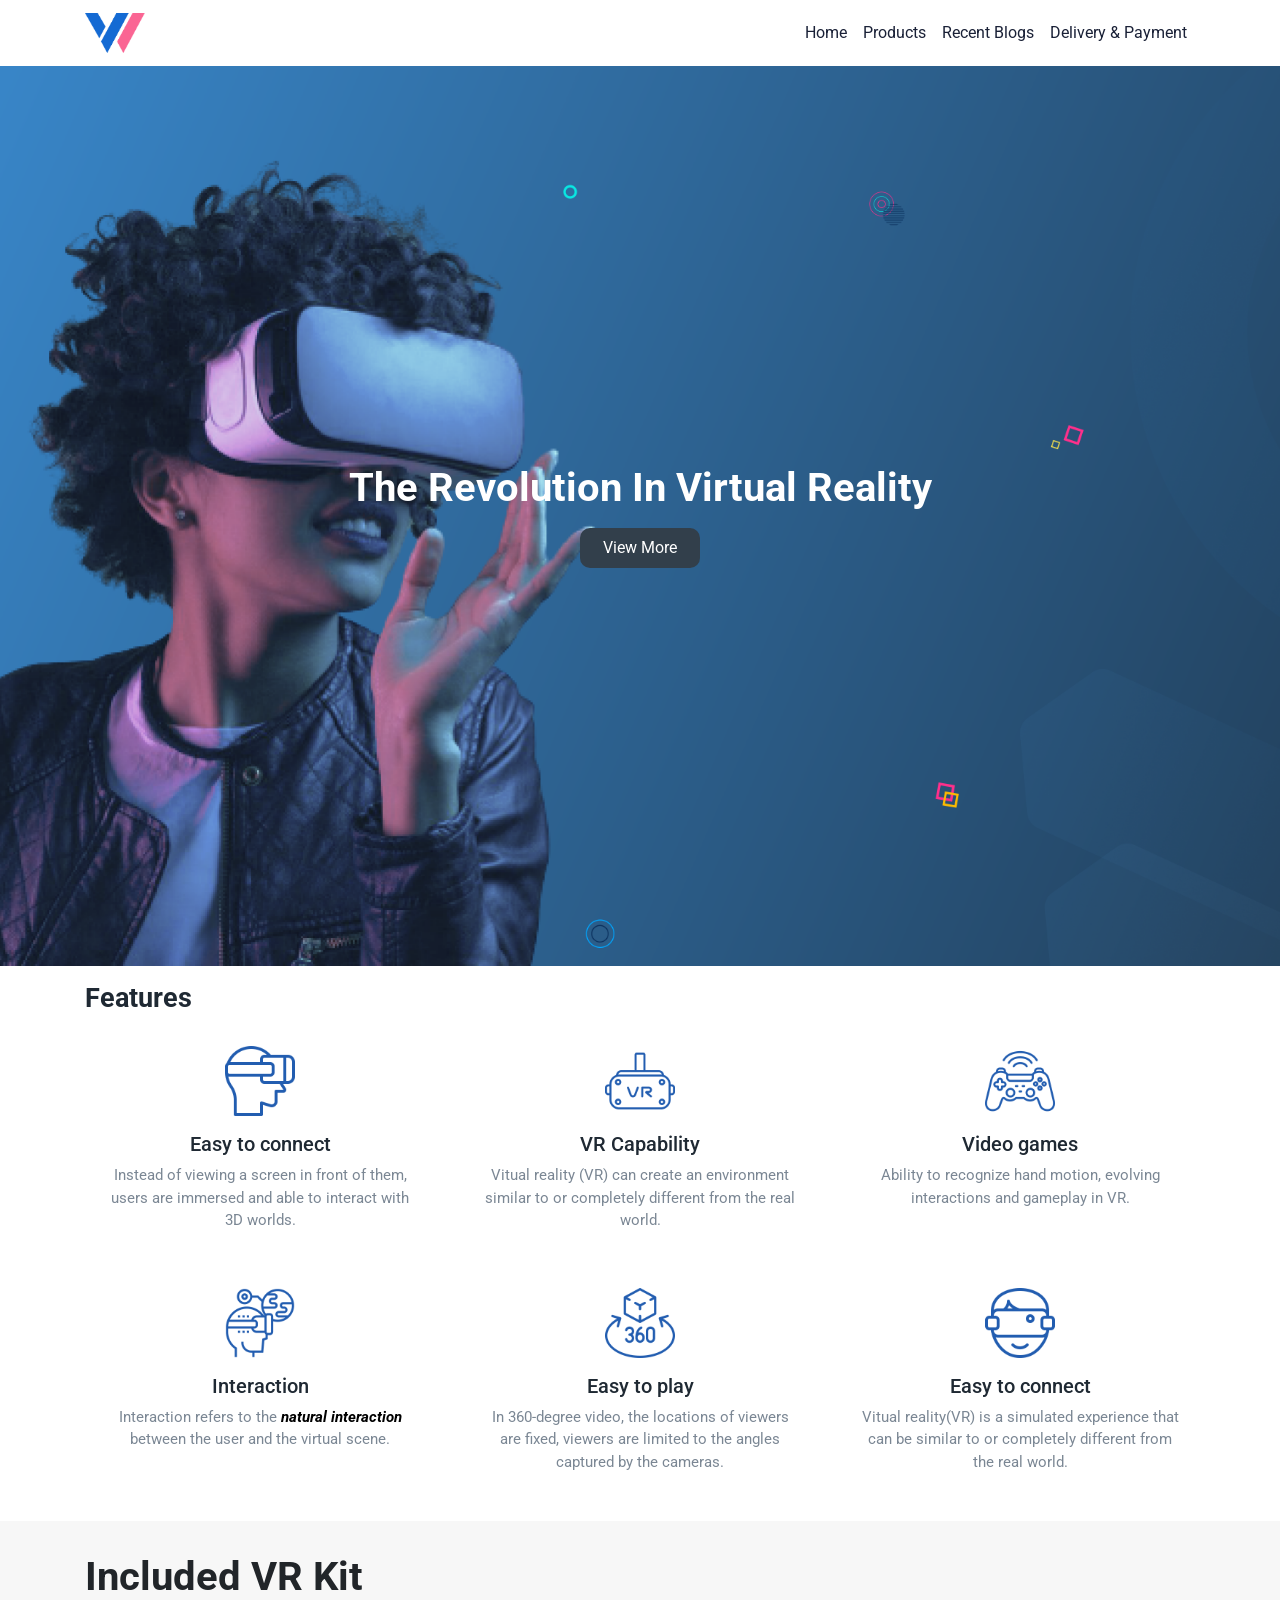
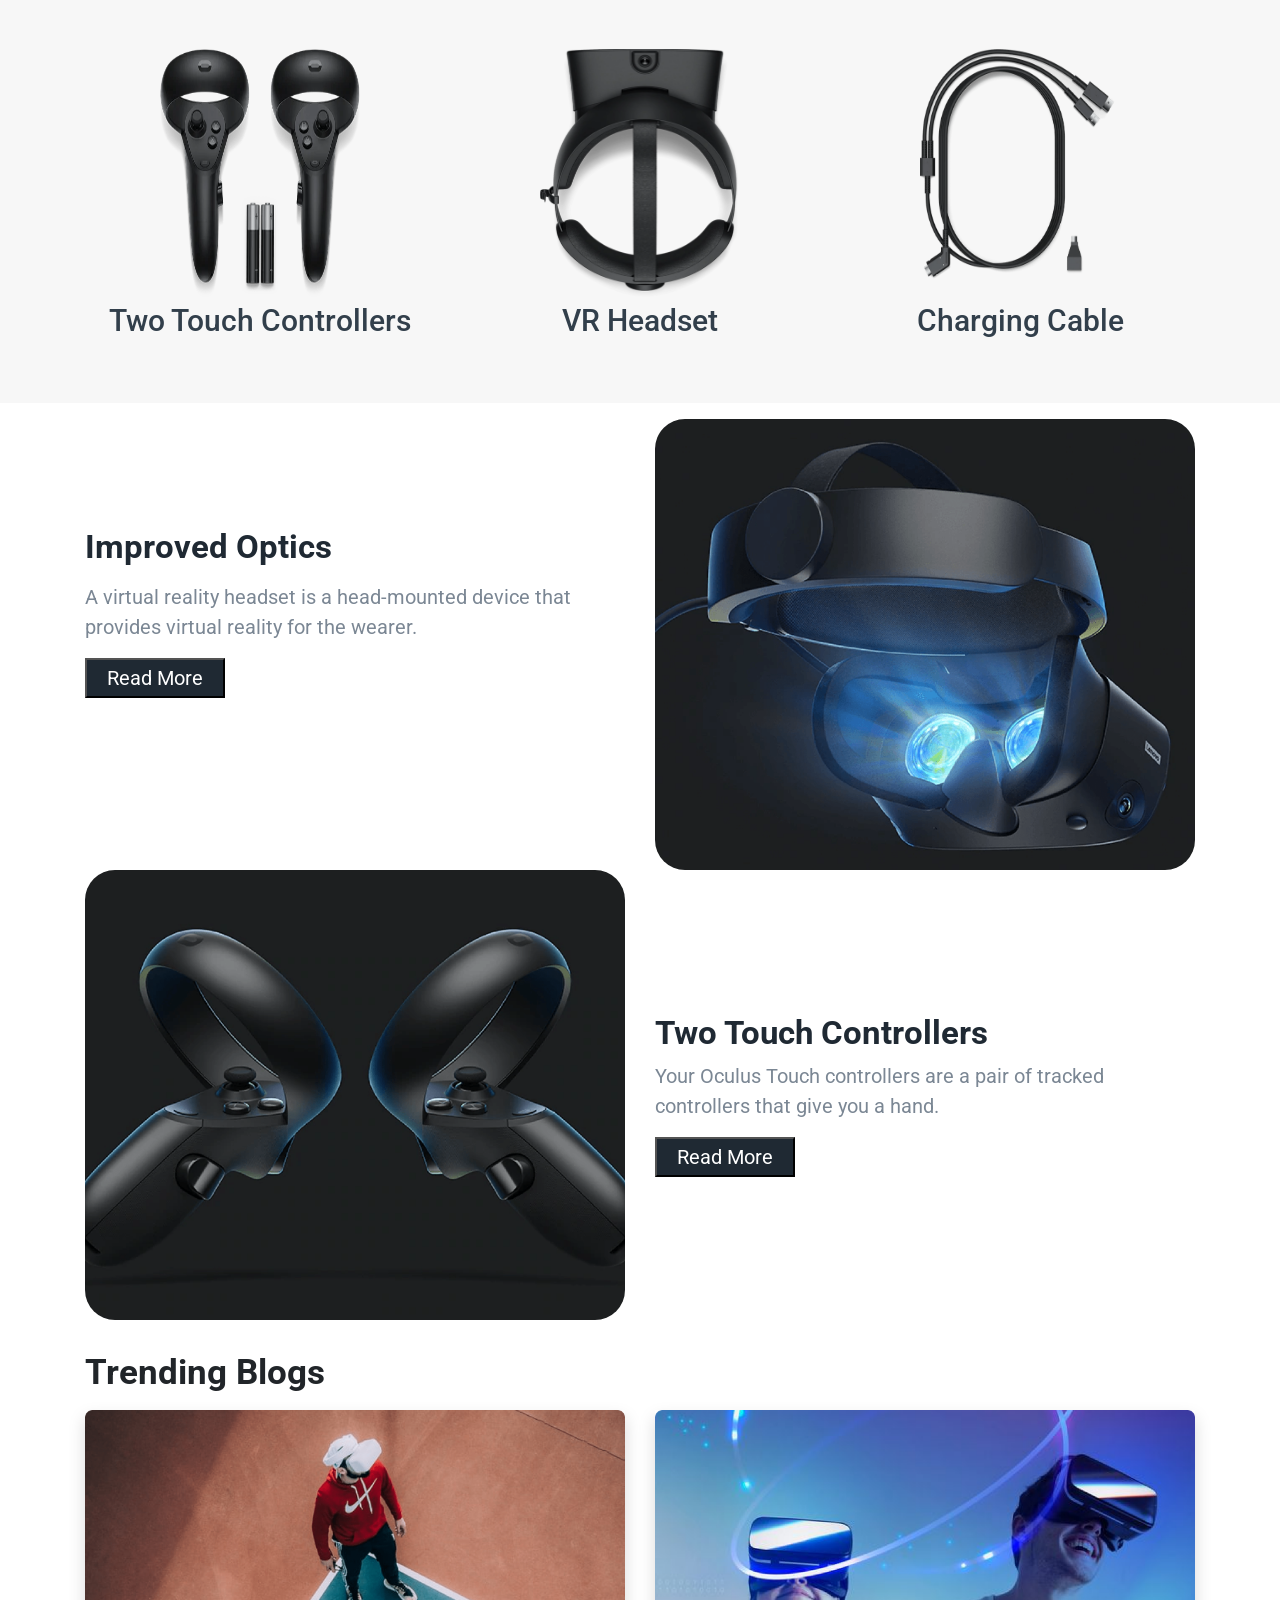
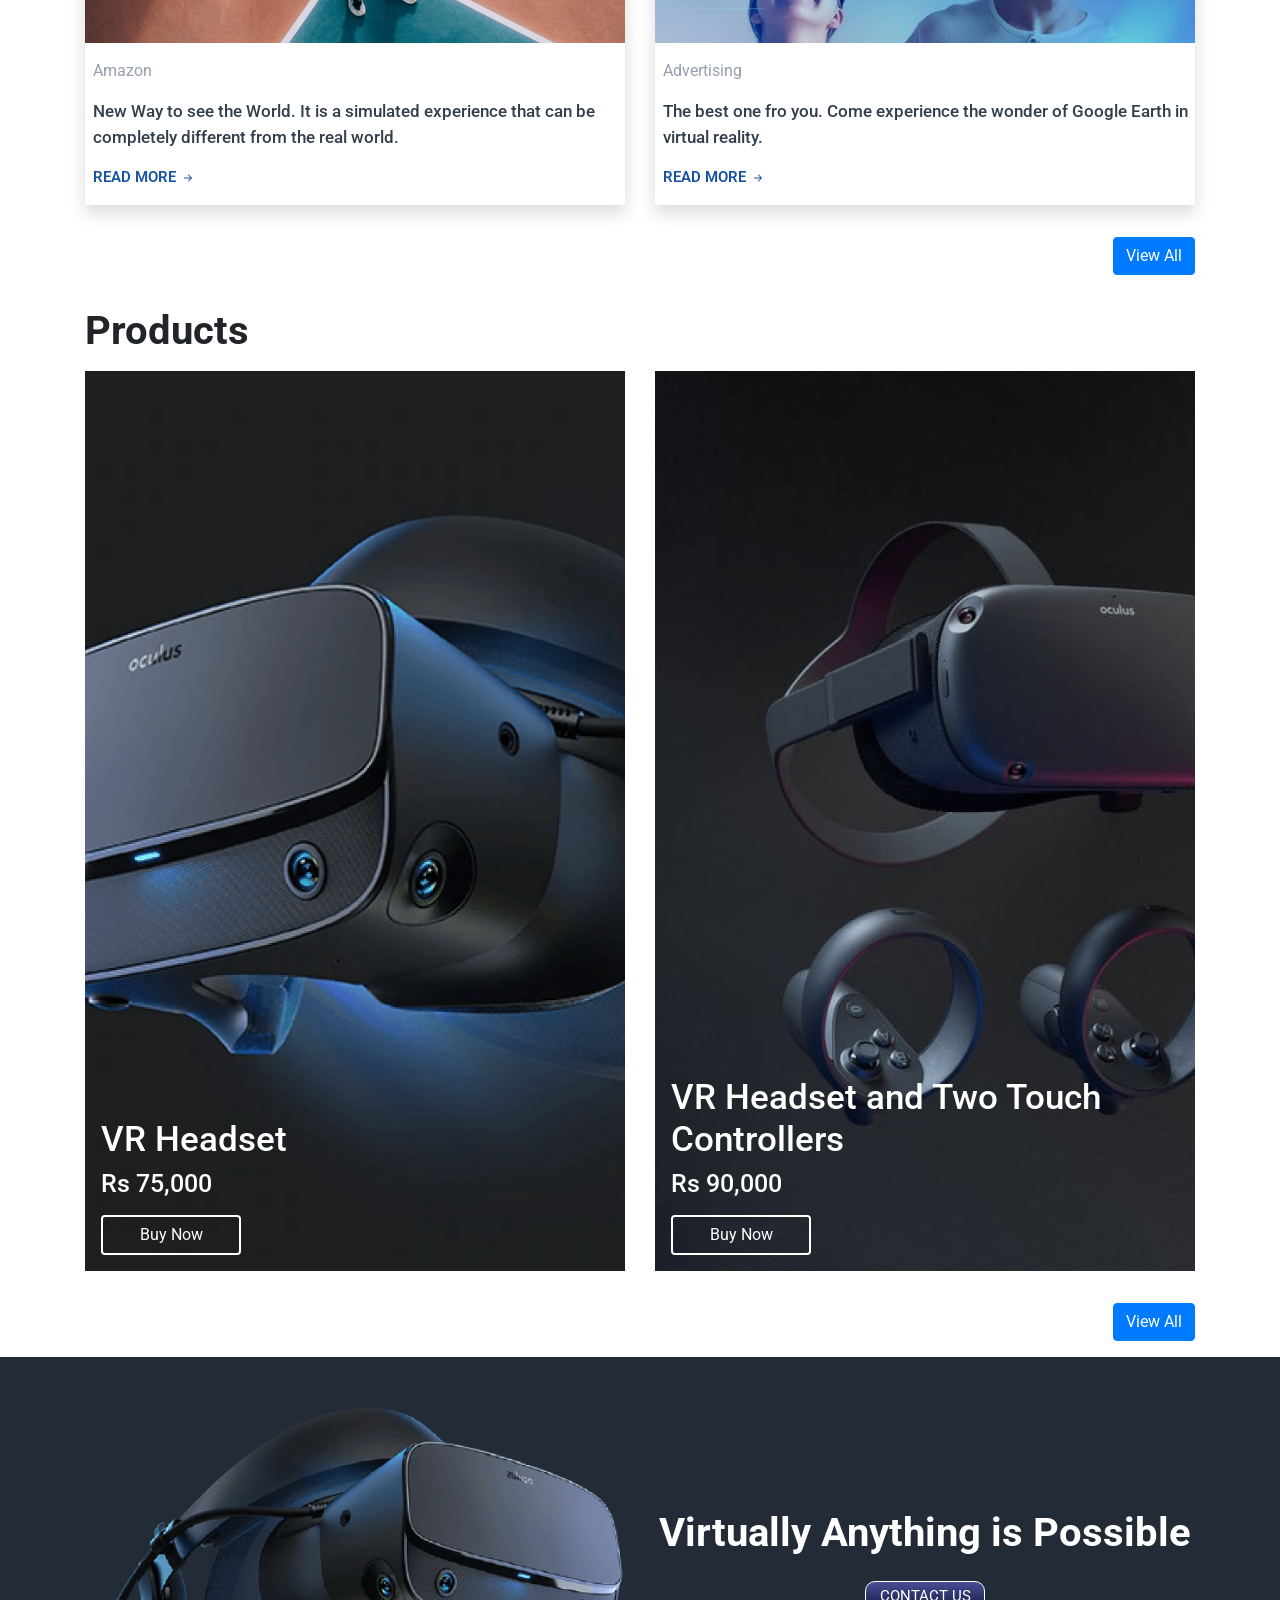
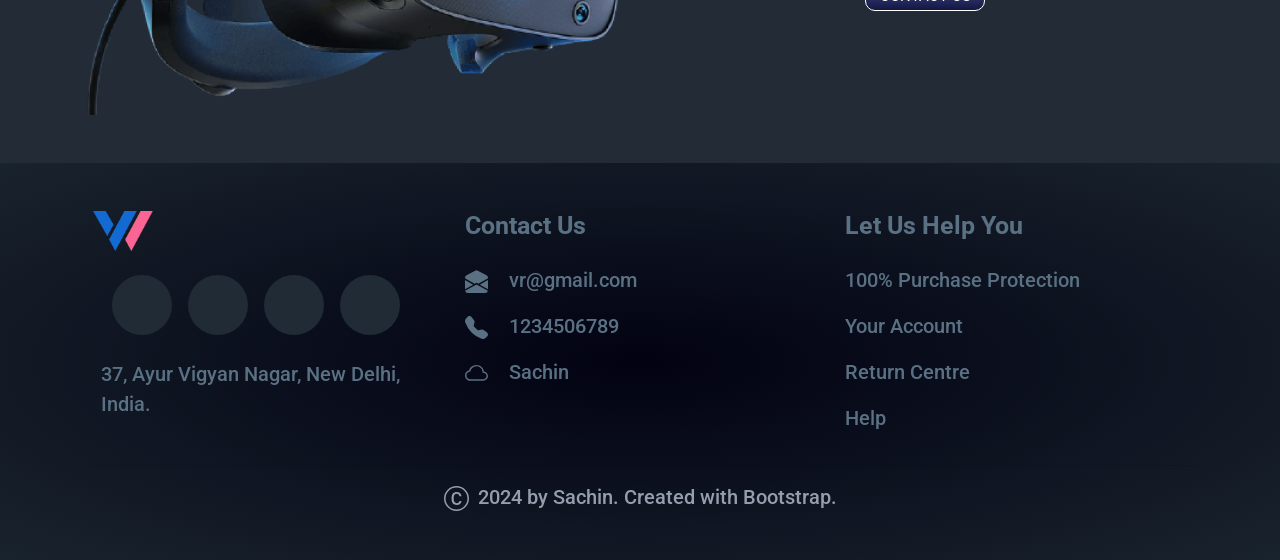
<file: Responsive with (Bootstrap + Grid Layout)/VR kit Cover Page/index.html>
<!doctype html>
<html lang="en">
  <head>
    <title>VR Kit Website</title>
    <!-- Required meta tags -->
    <meta charset="utf-8">
    <meta name="viewport" content="width=device-width, initial-scale=1, shrink-to-fit=no">

    <!-- Bootstrap CSS -->
    <link rel="stylesheet" href="https://stackpath.bootstrapcdn.com/bootstrap/4.3.1/css/bootstrap.min.css" integrity="sha384-ggOyR0iXCbMQv3Xipma34MD+dH/1fQ784/j6cY/iJTQUOhcWr7x9JvoRxT2MZw1T" crossorigin="anonymous">
    <link rel = "stylesheet" href = "./index.css"/>
</head>
  <body>
    
    <nav class="navbar navbar-expand-lg navbar-light bg-white">
        <div class="container">
            <a class="navbar-brand" href="#">
                <img src="./vr-logo-img.png" class="nav-logo-img" />
            </a>
            <button class="navbar-toggler" type="button" data-toggle="collapse" data-target="#navbarNavAltMarkup" aria-controls="navbarNavAltMarkup" aria-expanded="false" aria-label="Toggle navigation">
                <span class="navbar-toggler-icon"></span>
            </button>
            <div class="collapse navbar-collapse" id="navbarNavAltMarkup">
                <div class="navbar-nav ml-auto">
                    <a class="nav-link active" id="navitem1" href="#">Home <span class="sr-only">(current)</span></a>
                    <a class="nav-link" id="navitem2" href="#">Products</a>
                    <a class="nav-link" id="navitem3" href="#">Recent Blogs</a>
                    <a class="nav-link" id="navitem4" href="#">Delivery & Payment</a>
                </div>
            </div>
        </div>
    </nav>
    <div class="banner-section-bg-container d-flex flex-column justify-content-center">
        <div class="text-center">
            <h1 class="banner-section-heading mb-3">
                The Revolution In Virtual Reality
            </h1>
            <button class="banner-button">
                View More
            </button>
        </div>
    </div>
    <div class="features-section-container mt-3 mb-3">
        <div class="container">
            <div class="row">
                <div class="col-12">
                    <h1 class="features-section-heading"> Features </h1>
                </div>
                <div class="col-12 col-md-6 col-lg-4">
                    <div class="text-center mt-2 p-3">
                        <img src="./easy-connect-img.png" class="feature-section-item-image" />
                        <h1 class="feature-section-title mt-3"> Easy to connect</h1>
                        <p class="feature-section-item-description">
                            Instead of viewing a screen in front of them, users are immersed
                            and able to interact with 3D worlds.
                        </p>
                    </div>
                </div>
                <div class="col-12 col-md-6 col-lg-4">
                    <div class="text-center mt-2 p-3">
                        <img src="./vr-capability-img.png" class="feature-section-item-image" />
                        <h1 class="feature-section-title mt-3"> VR Capability </h1>
                        <p class="feature-section-item-description">
                            Vitual reality (VR) can create an environment similar to or completely different
                            from the real world.
                        </p>
                    </div>
                </div>
                <div class="col-12 col-md-6 col-lg-4">
                    <div class="text-center mt-2 p-3">
                        <img src="./video-games-img.png" class="feature-section-item-image" />
                        <h1 class="feature-section-title mt-3"> Video games </h1>
                        <p class="feature-section-item-description">
                            Ability to recognize hand motion, evolving interactions and gameplay in VR.
                        </p>
                    </div>
                </div>
                <div class="col-12 col-md-6 col-lg-4">
                    <div class="text-center mt-2 p-3">
                        <img src="./interaction-img.png" class="feature-section-item-image" />
                        <h1 class="feature-section-title mt-3"> Interaction</h1>
                        <p class="feature-section-item-description">
                            Interaction refers to the <span class="sytle"> natural interaction </span> between the user and the virtual scene.
                        </p>
                    </div>
                </div>
                <div class="col-12 col-md-6 col-lg-4">
                    <div class="text-center mt-2 p-3">
                        <img src="./easy-play-img.png" class="feature-section-item-image" />
                        <h1 class="feature-section-title mt-3"> Easy to play </h1>
                        <p class="feature-section-item-description">
                            In 360-degree video, the locations of viewers are fixed, viewers
                            are limited to the angles captured by the cameras.
                        </p>
                    </div>
                </div>
                <div class="col-12 col-md-6 col-lg-4">
                    <div class="text-center mt-2 p-3">
                        <img src="./experience-img.png" class="feature-section-item-image" />
                        <h1 class="feature-section-title mt-3"> Easy to connect</h1>
                        <p class="feature-section-item-description">
                            Vitual reality(VR) is a simulated experience that can be similar to or
                            completely different from the real world.
                        </p>
                    </div>
                </div>
            </div>
        </div>
    </div>
    <div class="vrkit-section-container pt-3 pb-3">
        <div class="container">
            <div class="row">
                <div class="col-12">
                    <h1 class="vrkit-heading mb-5 mt-3"> Included VR Kit </h1>
                </div>
                <div class="col-12 col-md-4">
                    <div class="text-center">
                        <img src="./vr-kit-1-img.png" class="vrkit-section-item-img" />
                        <h1 class="vrkit-section-item-title mt-1 mb-5"> Two Touch Controllers </h1>
                    </div>
                </div>
                <div class="col-12 col-md-4">
                    <div class="text-center">
                        <img src="./vr-kit-2-img.png" class="vrkit-section-item-img" />
                        <h1 class="vrkit-section-item-title mt-1 mb-5"> VR Headset </h1>
                    </div>
                </div>
                <div class="col-12 col-md-4">
                    <div class="text-center">
                        <img src="./vr-kit-3-img.png" class="vrkit-section-item-img" />
                        <h1 class="vrkit-section-item-title mt-1 mb-5"> Charging Cable </h1>
                    </div>
                </div>
            </div>
        </div>
    </div>
    <div class="vr-detailed-section pt-3 pb-3">
        <div class="container">
            <div class="row">
                <div class="col-12 col-md-6 order-1 order-md-2">
                    <div class="md-shadow">
                        <img src="./vr-optics-img.png" class="detailed-section-image w-100" />
                    </div>
                </div>
                <div class="col-12 col-md-6 mb-5 order-2 order-md-1 d-flex flex-column justify-content-center">
                    <h1 class="detailed-section-heading mb-md-3">
                        Improved Optics
                    </h1>
                    <p class="detailed-section-paragraph mb-md-3">
                        A virtual reality headset is a head-mounted device that provides
                        virtual reality for the wearer.
                    </p>
                    <button class="detailed-section-button mb-md-3"> Read More</button>
                </div>
            </div>
            <div class="row">
                <div class="col-12 col-md-6 ">

                    <img src="./vr-controllers-img.png" class="detailed-section-image w-100" />

                </div>
                <div class="col-12 col-md-6 d-flex flex-column justify-content-center">
                    <div class="order-md-2">
                        <h1 class="detailed-section-heading">
                            Two Touch Controllers
                        </h1>
                        <p class="detailed-section-paragraph">
                            Your Oculus Touch controllers are a pair of tracked controllers that give you a hand.
                        </p>
                        <button class="detailed-section-button"> Read More</button>
                    </div>
                </div>
            </div>
        </div>
    </div>
    <div class="pt-3 pb-3">
        <div class="container">
            <div class="row">
                <div class="col-12">
                    <h1 class="vr-blog-section-heading mb-3"> Trending Blogs </h1>
                </div>
                <div class="col-12 col-md-6">
                    <div class="vr-blog-card-container shadow pb-3 mb-3">
                        <div class="img-section">
                            <img src="./vr-trending-blogs-1-img.png" class="w-100" />
                        </div>
                        <div class="text-card-section d-flex flex-column justify-content-end mt-3 ml-2">
                            <p class="text-title-section"> Amazon </p>
                            <p class="text-description">
                                New Way to see the World. It is a simulated experience that can be
                                completely different from the real world.
                            </p>
                            <a href="" class="vr-blog-link-section">
                                READ MORE
                                <svg xmlns="http://www.w3.org/2000/svg" width="16" height="16" fill="currentColor" class="bi bi-arrow-right-short" viewBox="0 0 16 16">
                                    <path fill-rule="evenodd" d="M4 8a.5.5 0 0 1 .5-.5h5.793L8.146 5.354a.5.5 0 1 1 .708-.708l3 3a.5.5 0 0 1 0 .708l-3 3a.5.5 0 0 1-.708-.708L10.293 8.5H4.5A.5.5 0 0 1 4 8" />
                                </svg>
                            </a>
                        </div>
                    </div>
                </div>
                <div class="col-12 col-md-6">
                    <div class="vr-blog-card-container shadow pb-3">
                        <div class="img-section">
                            <img src="./vr-trending-blogs-2-img.png" class="w-100" />
                        </div>
                        <div class="text-card-section d-flex flex-column justify-content-end mt-3 ml-2">
                            <p class="text-title-section"> Advertising </p>
                            <p class="text-description">
                                The best one fro you. Come experience the wonder of Google
                                Earth in virtual reality.
                            </p>
                            <a href="" class="vr-blog-link-section">
                                READ MORE
                                <svg xmlns="http://www.w3.org/2000/svg" width="16" height="16" fill="currentColor" class="bi bi-arrow-right-short" viewBox="0 0 16 16">
                                    <path fill-rule="evenodd" d="M4 8a.5.5 0 0 1 .5-.5h5.793L8.146 5.354a.5.5 0 1 1 .708-.708l3 3a.5.5 0 0 1 0 .708l-3 3a.5.5 0 0 1-.708-.708L10.293 8.5H4.5A.5.5 0 0 1 4 8" />
                                </svg>
                            </a>
                        </div>
                    </div>
                </div>
            </div>
            <div class="text-right mt-3">
                <button class="btn btn-primary"> View All</button>
            </div>
        </div>
    </div>
    <div class="product-card-container mt-3 mb-3">
        <div class="container">
            <div class="row">
                <div class="col-12">
                    <h1 class="product-container-heading mb-3">
                        Products
                    </h1>
                </div>
                <div class="col-12 col-md-6">
                    <div class="product-bg-container mb-3 d-flex flex-column justify-content-end">
                        <div class="product-info-card text-white p-3">
                            <h1 class="vr-product-name">
                                VR Headset
                            </h1>
                            <h2 class="vr-product-prize mb-3"> Rs 75,000 </h2>
                            <button class="btn border-white text-white" id="buttonsize"> Buy Now </button>
                        </div>
                    </div>
                </div>
                <div class="col-12 col-md-6">
                    <div class="product-bg-container2 d-flex flex-column justify-content-end">
                        <div class="product-info-card text-white p-3">
                            <h1 class="vr-product-name">
                                VR Headset and Two Touch Controllers
                            </h1>
                            <h2 class="vr-product-prize mb-3"> Rs 90,000 </h2>
                            <button class="btn border-white text-white" id="buttonsize"> Buy Now </button>
                        </div>
                    </div>
                </div>
            </div>
            <div class="text-right mt-3">
                <button class="btn btn-primary"> View All</button>
            </div>
        </div>
    </div>
    <div class="vr-contact-section pb-5">
        <div class="container">
            <div class="row">
                <div class="col-md-6 d-none d-md-block">
                    <img src="./vr-set-img.png" class="w-100 mt-5" />
                </div>
                <div class="col-12 col-md-6 d-flex flex-column justify-content-center">
                    <div>
                        <h1 class="vr-section-heading mt-5 mb-4"> Virtually Anything is Possible</h1>
                        <div class="text-center mb-5 d-md-none">
                            <img src="./vr-set-img.png" class="vr-contact-image" />
                        </div>
                        <div class="text-center">
                            <button class="contact-button"> CONTACT US </button>
                        </div>
                    </div>
                </div>
            </div>
        </div>
    </div>
    <div class="vr-footer-section-container">
        <div class="container">
            <div class="row">
                <div class="col-12 col-md-4">
                    <div class="text-center text-md-left ml-md-2">
                        <img src="./vr-logo-img.png" class="nav-logo-img mt-5 mb-4" />
                        <div class="d-flex flex-row justify-content-center mb-4">
                            <div class="footer-section-icon-container text-center mr-3">
                                <i class="fa-brands fa-google vr-footer-social-media-icon"></i>
                            </div>
                            <div class="footer-section-icon-container text-center mr-3">
                                <i class="fa-brands fa-twitter vr-footer-social-media-icon"></i>
                            </div>
                            <div class="footer-section-icon-container text-center mr-3">
                                <i class="fa-brands fa-instagram vr-footer-social-media-icon"></i>
                            </div>
                            <div class="footer-section-icon-container text-center mr-3">
                                <i class="fa-brands fa-linkedin vr-footer-social-media-icon"></i>
                            </div>
                        </div>
                        <p class="vr-footer-section-description ml-md-2">
                            37, Ayur Vigyan Nagar, New Delhi, India.
                        </p>
                    </div>
                </div>
                <div class="col-6 col-md-4 mt-md-5">
                    <h1 class="vr-footer-section-description mb-4" id="footersectioncontactus"> Contact Us </h1>
                    <p class="vr-footer-section-description">
                        <svg xmlns="http://www.w3.org/2000/svg" width="23" height="23" fill="currentColor" class="bi bi-envelope-open-fill mr-3" viewBox="0 0 16 16">
                            <path d="M8.941.435a2 2 0 0 0-1.882 0l-6 3.2A2 2 0 0 0 0 5.4v.314l6.709 3.932L8 8.928l1.291.718L16 5.714V5.4a2 2 0 0 0-1.059-1.765zM16 6.873l-5.693 3.337L16 13.372v-6.5Zm-.059 7.611L8 10.072.059 14.484A2 2 0 0 0 2 16h12a2 2 0 0 0 1.941-1.516M0 13.373l5.693-3.163L0 6.873z" />
                        </svg>
                        vr@gmail.com
                    </p>
                    <p class="vr-footer-section-description">
                        <svg xmlns="http://www.w3.org/2000/svg" width="23" height="23" fill="currentColor" class="bi bi-telephone-fill mr-3" viewBox="0 0 16 16">
                            <path fill-rule="evenodd" d="M1.885.511a1.745 1.745 0 0 1 2.61.163L6.29 2.98c.329.423.445.974.315 1.494l-.547 2.19a.68.68 0 0 0 .178.643l2.457 2.457a.68.68 0 0 0 .644.178l2.189-.547a1.75 1.75 0 0 1 1.494.315l2.306 1.794c.829.645.905 1.87.163 2.611l-1.034 1.034c-.74.74-1.846 1.065-2.877.702a18.6 18.6 0 0 1-7.01-4.42 18.6 18.6 0 0 1-4.42-7.009c-.362-1.03-.037-2.137.703-2.877z" />
                        </svg>
                        1234506789
                    </p>
                    <p class="vr-footer-section-description">
                        <svg xmlns="http://www.w3.org/2000/svg" width="23" height="23" fill="currentColor" class="bi bi-cloud mr-3" viewBox="0 0 16 16">
                            <path d="M4.406 3.342A5.53 5.53 0 0 1 8 2c2.69 0 4.923 2 5.166 4.579C14.758 6.804 16 8.137 16 9.773 16 11.569 14.502 13 12.687 13H3.781C1.708 13 0 11.366 0 9.318c0-1.763 1.266-3.223 2.942-3.593.143-.863.698-1.723 1.464-2.383m.653.757c-.757.653-1.153 1.44-1.153 2.056v.448l-.445.049C2.064 6.805 1 7.952 1 9.318 1 10.785 2.23 12 3.781 12h8.906C13.98 12 15 10.988 15 9.773c0-1.216-1.02-2.228-2.313-2.228h-.5v-.5C12.188 4.825 10.328 3 8 3a4.53 4.53 0 0 0-2.941 1.1z" />
                        </svg>
                        Sachin
                    </p>
                </div>
                <div class="col-6 col-md-4 mt-md-5">
                    <div>
                        <h1 class="vr-footer-section-description mb-4" id="footersectioncontactus">
                            Let Us Help You
                        </h1>
                        <p class="vr-footer-section-description">
                            100% Purchase Protection
                        </p>
                        <p class="vr-footer-section-description">
                            Your Account
                        </p>
                        <p class="vr-footer-section-description">
                            Return Centre
                        </p>
                        <p class="vr-footer-section-description">
                            Help
                        </p>
                    </div>
                </div>
                <div class="col-12">
                    <hr />
                    <div class="text-center">
                        <p class="vr-footer-section-description vr-fooeter-section-text-color mb-5">
                            <svg xmlns="http://www.w3.org/2000/svg" width="25" height="25" fill="currentColor" class="bi bi-c-circle mr-1 vr-fooeter-section-text-color" viewBox="0 0 16 16">
                                <path d="M1 8a7 7 0 1 0 14 0A7 7 0 0 0 1 8m15 0A8 8 0 1 1 0 8a8 8 0 0 1 16 0M8.146 4.992c-1.212 0-1.927.92-1.927 2.502v1.06c0 1.571.703 2.462 1.927 2.462.979 0 1.641-.586 1.729-1.418h1.295v.093c-.1 1.448-1.354 2.467-3.03 2.467-2.091 0-3.269-1.336-3.269-3.603V7.482c0-2.261 1.201-3.638 3.27-3.638 1.681 0 2.935 1.054 3.029 2.572v.088H9.875c-.088-.879-.768-1.512-1.729-1.512" />
                            </svg>
                            2024 by Sachin. Created with Bootstrap.
                        </p>
                    </div>
                </div>
            </div>
        </div>
    </div>
    <!-- Optional JavaScript -->
    <!-- jQuery first, then Popper.js, then Bootstrap JS -->
    <script src="https://code.jquery.com/jquery-3.3.1.slim.min.js" integrity="sha384-q8i/X+965DzO0rT7abK41JStQIAqVgRVzpbzo5smXKp4YfRvH+8abtTE1Pi6jizo" crossorigin="anonymous"></script>
    <script src="https://cdnjs.cloudflare.com/ajax/libs/popper.js/1.14.7/umd/popper.min.js" integrity="sha384-UO2eT0CpHqdSJQ6hJty5KVphtPhzWj9WO1clHTMGa3JDZwrnQq4sF86dIHNDz0W1" crossorigin="anonymous"></script>
    <script src="https://stackpath.bootstrapcdn.com/bootstrap/4.3.1/js/bootstrap.min.js" integrity="sha384-JjSmVgyd0p3pXB1rRibZUAYoIIy6OrQ6VrjIEaFf/nJGzIxFDsf4x0xIM+B07jRM" crossorigin="anonymous"></script>
  </body>
</html>
</file>
<file: Responsive with (Bootstrap + Grid Layout)/Design Website/index.css>
@import url('https://fonts.googleapis.com/css2?family=Bree+Serif&family=Caveat:wght@400;700&family=Lobster&family=Monoton&family=Open+Sans:ital,wght@0,400;0,700;1,400;1,700&family=Playfair+Display+SC:ital,wght@0,400;0,700;1,700&family=Playfair+Display:ital,wght@0,400;0,700;1,700&family=Roboto:ital,wght@0,400;0,700;1,400;1,700&family=Source+Sans+Pro:ital,wght@0,400;0,700;1,700&family=Work+Sans:ital,wght@0,400;0,700;1,700&display=swap');

.nav-logo {
    height: 38px;
}

.bg-color-navbar {
    background-color: #0c0521;
}

#navitem1 {
    font-size: 17px;
    color: white;
    font-family: Roboto;
    font-weight: 600;
}

#navitem2 {
    font-size: 17px;
    color: white;
    font-family: Roboto;
    font-weight: 600;
}

#navitem3 {
    font-size: 17px;
    color: white;
    font-family: Roboto;
    font-weight: 600;
}

#navitem4 {
    font-size: 17px;
    color: white;
    font-family: Roboto;
    font-weight: 600;
}

#navitem1 {
    font-size: 17px;
    color: white;
    font-family: Roboto;
    font-weight: 600;
}

#navitem5 {
    font-size: 17px;
    color: white;
    font-family: Roboto;
    font-weight: 600;
}

.main-page-banner-section {
    background-image: url('./imageSrc/landing-section-bg.png');
    height: 100vh;
    background-size: cover;
}

.main-page-text-card {
    font-family: Roboto;
    color: white;
}

.main-page-heading {
    font-size: 40px;
    font-weight: bold;
}

.main-page-description {
    font-size: 25px;
}

.main-page-sign-in-button {
    height: 55px;
    width: 220px;
    border-radius: 20px;
    background-color: #ffdda9;
    border-width: 0px;
    font-size: 20px;
    font-weight: bold;
}

.font-color {
    color: #ffdda9;
}

.icon-bg-container {
    background-color: #f9fbfe;
}

.icon-top-heading {
    font-family: roboto;
    font-size: 18px;
    text-align: center;
}

.design-icon-section {
    height: 35px;
}

.deliver-img-size {
    width: 35%;
}

.deliver-main-heading {
    font-size: 30px;
    color: #323f4b;
}

.deliver-description-section {
    font-family: Roboto;
    color: #7b8794;
    font-size: 15px;
}

.tool-section-title {
    font-size: 28px;
    color: #323f4b;
}

.tool-section-description {
    font-size: 18px;
    color: #7b8794;
    font-weight: 500;
}

.feature-section-bg-container {
    font-family: Roboto;
}


.feature-section-heading {
    font-size: 35px;
    font-weight: bold;
    color: #323f4b;
}

.feature-section-description {
    font-size: 20px;
    color: #9aa5b1;
}

.feature-section-img {
    height: 120px;
}

.feature-section-card-heading {
    font-size: 25px;
    color: #323f4b;
    font-weight: 600;
}

.feature-section-card-description {
    font-size: 17px;
    color: #7b8794;
}
</file>
<file: Responsive with (Bootstrap + Grid Layout)/E-Commerce Website/index.css>
@import url('https://fonts.googleapis.com/css2?family=Bree+Serif&family=Caveat:wght@400;700&family=Lobster&family=Monoton&family=Open+Sans:ital,wght@0,400;0,700;1,400;1,700&family=Playfair+Display+SC:ital,wght@0,400;0,700;1,700&family=Playfair+Display:ital,wght@0,400;0,700;1,700&family=Roboto:ital,wght@0,400;0,700;1,400;1,700&family=Source+Sans+Pro:ital,wght@0,400;0,700;1,700&family=Work+Sans:ital,wght@0,400;0,700;1,700&display=swap');

.nav-img-logo {
    height: 50px;
    width: 140px;
}

#navitem1 {
    font-family: Roboto;
    font-weight: bold;
    color: black;
}

#navitem2 {
    font-family: Roboto;
    font-weight: bold;
    color: black;
}

#navitem3 {
    font-family: Roboto;
    font-weight: bold;
    color: black;
}

#navitem4 {
    font-family: Roboto;
    font-weight: bold;
    color: black;
}

#navitem5 {
    font-family: Roboto;
    font-weight: bold;
    color: black;
}

.diwali-banner-section {
    height: 100vh;
}

.services-section-bg-container {
    font-family: Roboto;
    ;
}


.services-heading-section {
    font-size: 40px;
    color: #1f2933;
    font-weight: bold;
}

.Services-description {
    font-size: 23px;
    color: #616c7c;
}

.services-card-img {
    height: 150px;
    width: 150px;
}

.services-card-heading-font {
    font-size: 30px;
    font-weight: 600;
}

.services-card-description-font {
    font-size: 20px;
}

.product-section-bg-container {
    font-family: Roboto;
}


.product-section-heading {
    font-size: 30px;
    color: black;
    font-weight: bold;
}

.product-bg-container1 {
    background-image: url('./imageSrc/ecommerce-products-headphones-bg.png');
    height: 400px;
    width: 100%;
    background-size: cover;
    border-radius: 20px;
}

.product-container-heading {
    font-size: 35px;
    color: white;
    font-weight: bold;
}

.product-container-description {
    font-size: 19px;
    color: white;
}

.product-detailed-button {
    height: 40px;
    width: 130px;
    border-radius: 15px;
    background-color: white;
    border-width: 0px;
    color: #ff9f00;
}

.product-bg-container2 {
    background-image: url('./imageSrc/ecommerce-products-laptops-bg.png');
    height: 400px;
    width: 100%;
    background-size: cover;
    border-radius: 20px;
}

.modal-title-bold {
    font-weight: bold;
}

.modal-title-style {
    font-weight: bold;
}

.offers-section-bg-container {
    background-image: linear-gradient(to right, #f49541, #dd5d97);
}

.offers-section-heading {
    font-family: bree serif;
    color: #ad2167;
    font-weight: 500;
}

.offers-section-description {
    color: white;
    font-size: 28px;
}

.offer-decription-discount {
    font-weight: bold;
    font-style: italic;
}

.offer-discount-img {
    height: 120px;
}

.blog-section-bg-container {
    font-family: Roboto;
}

.blog-main-heading {
    font-size: 45px;
    color: #183b56;
    font-weight: bold;
}

.blog-card-container {
    border-radius: 16px;
}

.blog-card-title {
    font-size: 20px;
    color: #959ead;
}

.blog-card-main-heading {
    font-size: 30px;
    font-weight: bold;
    color: #183b56;
}

.description-font-size {
    font-size: 28px;
}

.blog-card-link {
    color: #ff9f00;
    font-weight: bold;
    font-size: 19px;
}


.deal-section-bg-container {
    background-color: #f5f7fa;
    font-family: Roboto;
}

.deal-section-main-heading {
    font-size: 45px;
    color: #183b56;
    font-weight: bold;
}

.deal-electronics-card {
    background-color: white;
    border-radius: 15px;
}

.deal-electronics-heading {
    font-size: 32px;
    font-weight: bold;
    color: #183b56;
}

.deal-offers-electronics-img {
    border-radius: 15px;
}

.deal-electronics-card-title {
    font-size: 25px;
}

.deal-section-link {
    font-size: 20px;
    color: #ff9f00;
    font-weight: bold;
}

.deal-tv-img {
    border-radius: 15px;
    width: 90%;
}

.contact-section-bg-container {
    background-image: linear-gradient(to top, #664935, #240f01);
}


.contact-section-heading {
    font-size: 35px;
    font-family: Roboto;
    color: white;
    font-weight: bold;
}

.contact-button {
    height: 60px;
    width: 180px;
    border-radius: 15px;
    background-color: transparent;
    border-style: solid;
    border-color: #ff9f00;
    color: #ff9f00;
    border-width: 3px;
    font-size: 20px;
}


.footer-section-bg-container {
    background-color: #152c3e;
    font-family: Roboto;
}

.footer-icon-style {
    font-size: 30px;
    color: #5a7184;
}

.footer-icon-bg-container {
    height: 60px;
    width: 60px;
    background-color: #0d2436;
    padding: 15px;
    border-radius: 30px;
}

.footer-section-logo {
    height: 70px;
}


.footer-address-section {
    font-size: 20px;
    color: #5a7184;
    font-weight: 400;
}

.footer-section-main-heading {
    font-size: 22px;
    font-weight: bold;
    color: white;
}

.footer-list-type {
    list-style-type: none;
    padding-left: 0px;
}

.footer-horizontal-line {
    border-style: solid;
    border-width: 1px;
    border-color: white;
    width: 90%;
}
</file>
<file: Responsive with (Bootstrap + Grid Layout)/VR kit Cover Page/index.css>
@import url('https://fonts.googleapis.com/css2?family=Bree+Serif&family=Caveat:wght@400;700&family=Lobster&family=Monoton&family=Open+Sans:ital,wght@0,400;0,700;1,400;1,700&family=Playfair+Display+SC:ital,wght@0,400;0,700;1,700&family=Playfair+Display:ital,wght@0,400;0,700;1,700&family=Roboto:ital,wght@0,400;0,700;1,400;1,700&family=Source+Sans+Pro:ital,wght@0,400;0,700;1,700&family=Work+Sans:ital,wght@0,400;0,700;1,700&display=swap');

.nav-logo-img {
    height: 40px;
    width: 60px;
}

#navitem1 {
    font-family: Roboto;
    color: #1a2137;
}

#navitem2 {
    font-family: Roboto;
    color: #1a2137;
}

#navitem3 {
    font-family: Roboto;
    color: #1a2137;
}

#navitem4 {
    font-family: Roboto;
    color: #1a2137;
}

.banner-section-bg-container {
    background-image: url('./vr-banner-bg.png');
    height: 100vh;
    background-size: cover;
}

.banner-section-heading {
    font-family: roboto;
    color: white;
    font-weight: bold;
    font-size: 40px;
}

.banner-button {
    height: 40px;
    width: 120px;
    background-color: #323f4b;
    color: white;
    border-width: 0px;
    border-radius: 10px;
}

.product-container-heading {
    font-size: 40px;
    font-weight: bold;
}

.product-bg-container {
    background-image: url('./vr-products-headset-img.png');
    height: 100vh;
    background-size: cover;
    font-family: Roboto;
}

.vr-product-name {
    font-size: 35px;
}

.vr-product-prize {
    font-size: 25px;
}

#buttonsize {
    height: 40px;
    width: 140px;
    border-width: 2px;
}

.product-bg-container2 {
    background-image: url('./vr-products-headset-with-controllers-img.png');
    height: 100vh;
    background-size: cover;
}

.features-section-container {
    font-family: roboto;
}



.features-section-heading {
    font-size: 27px;
    font-weight: bold;
    color: #1f2933;
}

.feature-section-item-image {
    height: 70px;
    width: 70px;
}

.feature-section-title {
    font-size: 20px;
    font-weight: 500;
    color: #1f2933;
}

.feature-section-item-description {
    font-size: 15px;
    color: #7b8794;
}

.sytle {
    font-weight: bold;
    font-style: italic;
    color: black;
}

.vrkit-section-container {
    background-color: #f7f7f7;
}

.vrkit-heading {
    font-size: 40px;
    font-weight: bold;
}

.vrkit-section-item-img {
    width: 200px;
    height: 250px;
}

.vrkit-section-item-title {
    font-size: 30px;
    color: #323f4b;
    font-weight: 500;
}

.vr-blog-section-heading {
    font-size: 35px;
    font-weight: bold;
    font-family: Roboto;
}

.detailed-section-image {
    border-radius: 30px;
}

.text-title-section {
    font-family: Roboto;
    color: #959ead;
}

.text-description {
    font-size: 17px;
    font-weight: 500;
    color: #323f4b;
}

.vr-blog-link-section {
    font-size: 15px;
    font-weight: 600;
    color: #1754a1;
}

.detailed-section-heading {
    font-size: 33px;
    font-weight: bold;
    color: #1f2933;
}

.detailed-section-paragraph {
    font-size: 20px;
    color: #7b8794;
}

.detailed-section-button {
    height: 40px;
    width: 140px;
    font-size: 20px;
    background-color: #1f2933;
    color: white;
}

.vr-contact-section {
    background-color: #222b36;
}


.vr-section-heading {
    text-align: center;
    color: white;
    font-family: Roboto;
    font-weight: bold;

}

.vr-contact-image {
    height: 240px;
    width: 400px;
}

.contact-button {
    height: 30px;
    width: 120px;
    color: white;
    border-style: solid;
    border-color: white;
    border-width: 1px;
    font-size: 15px;
    background: linear-gradient(#484f94, #131742);
    border-radius: 10px;
}

.vr-footer-section-container {
    background: radial-gradient(#020212, #19232d);
}


.nav-logo-img {
    height: 40px;
    width: 60px;
}

.footer-section-icon-container {
    background-color: #202b36;
    height: 60px;
    width: 60px;
    padding-top: 14px;
    border-radius: 40px;
}

.vr-footer-social-media-icon {
    color: #5a7184;
    font-size: 30px;
    background-color: #202b36;
}

.vr-footer-section-description {
    color: #5a7184;
    font-size: 20px;
    font-family: roboto;
    font-weight: 500;
}

#footersectioncontactus {
    font-size: 25px;
    font-weight: bold;
    font-family: roboto;
}

.vr-fooeter-section-text-color {
    color: #959ead;
}

hr {
    width: 100%;
    color: white;
}
</file>
